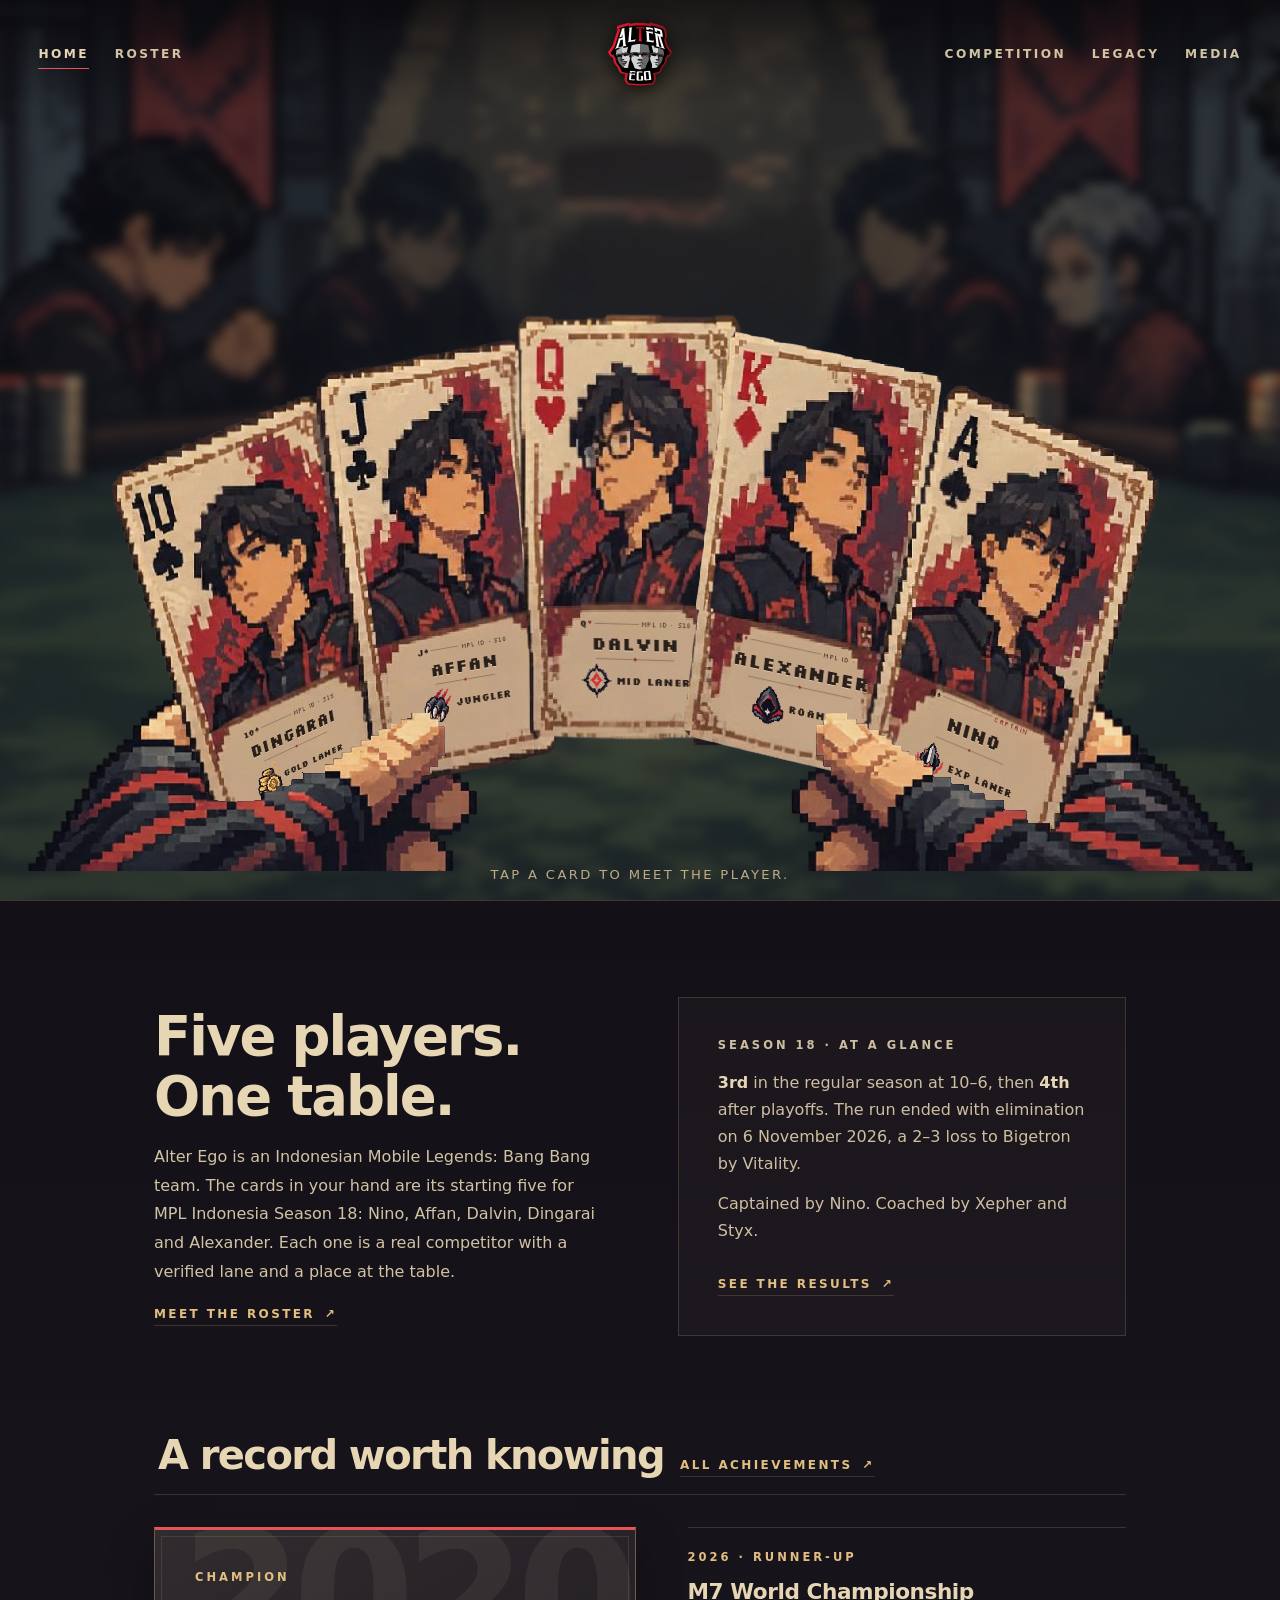
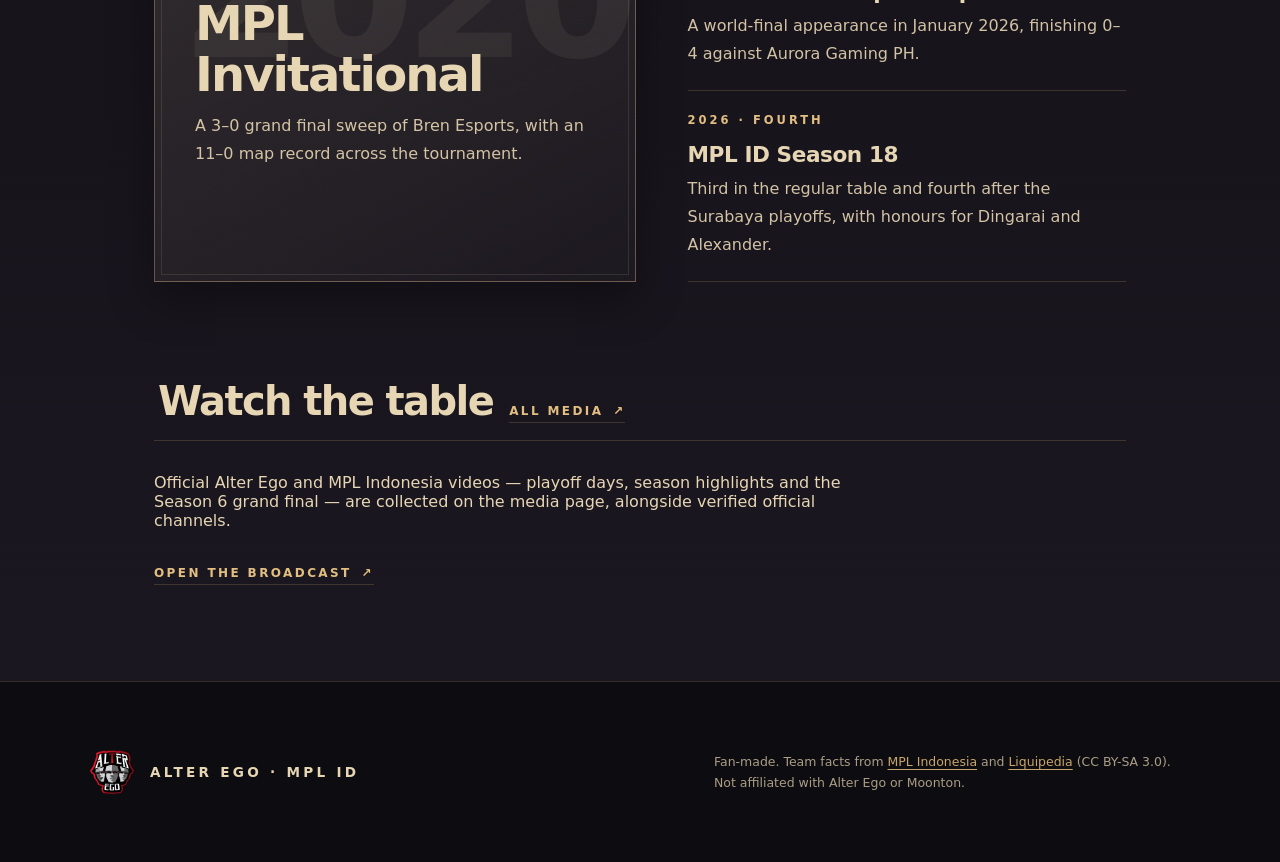
<file: index.html>
<!DOCTYPE html>
<html lang="en">
<head>
<meta charset="utf-8">
<meta name="viewport" content="width=device-width, initial-scale=1, viewport-fit=cover">
<meta name="theme-color" content="#131017">
<link rel="icon" href="favicon.ico" sizes="any">
<link rel="icon" href="icon.png" type="image/png" sizes="256x256">
<link rel="apple-touch-icon" href="apple-icon.png">
<link rel="preload" as="image" href="assets/hero/arena-blurred.webp" type="image/webp" fetchpriority="high">
<link rel="preload" as="font" href="assets/fonts/Silkscreen-Bold.woff2" type="font/woff2" crossorigin>
<title>Alter Ego — The Hand You're Dealt</title>
<link rel="stylesheet" href="styles.css?v=49">
<link rel="stylesheet" href="site.css?v=12">
<link rel="stylesheet" href="cards.css?v=10">
<link rel="stylesheet" href="dossier.css?v=3">
<script src="data/s18.js?v=2"></script>
<script src="site.js?v=1" defer></script>
<script src="motion.js?v=2" defer></script>
<script src="card-warp.js?v=1" defer></script>
</head>
<body>
<header class="site-nav" id="siteNav">
  <nav class="nav-links nav-links--left" aria-label="Primary left"><a href="index.html" aria-current="page">Home</a><a href="roster.html">Roster</a></nav>
  <a class="nav-brand" href="index.html" aria-label="Alter Ego home"><img src="assets/hero/logo-ae.png" alt="Alter Ego" width="56" height="56"></a>
  <nav class="nav-links nav-links--right" id="navLinks" aria-label="Primary right"><a href="competition.html">Competition</a><a href="legacy.html">Legacy</a><a href="media.html">Media</a></nav>
  <button class="nav-toggle" id="navToggle" type="button" aria-expanded="false" aria-controls="navLinks" aria-label="Open menu"><span>Menu</span></button>
</header>
<a class="skip-link" href="#mainContent">Skip to content</a>
<main class="table hero" aria-label="Alter Ego — the hand you're dealt" id="mainContent">
  <h1 class="sr-only">Alter Ego — the hand you're dealt</h1>
  <p class="sr-only" id="howTo">Five Alter Ego players are held as cards. Press Tab to focus a card, then Enter to reveal the player. Use left and right arrows to move between players, and Escape to close.</p>
  <!-- One rigid scene: arena + hand rotate together as a single layer. -->
  <div class="scene-root" id="sceneRoot">
    <div class="arena" aria-hidden="true">
      <picture class="arena__art"><source srcset="assets/hero/arena-blurred.webp" type="image/webp"><img src="assets/hero/arena-blurred.png" alt="" decoding="async" fetchpriority="high"></picture>
    </div>
    <div class="light-pool" aria-hidden="true"></div>

    <div class="hand-group">
      <picture class="hand hand--left"><source srcset="assets/hero/hand-left.webp" type="image/webp"><img decoding="async" src="assets/hero/hand-left.png" alt="" aria-hidden="true"></picture>
      <picture class="hand hand--right"><source srcset="assets/hero/hand-right.webp" type="image/webp"><img decoding="async" src="assets/hero/hand-right.png" alt="" aria-hidden="true"></picture>

      <div class="fan" id="fan">
        <!-- Corners and text anchor are measured per PNG in the card's own pixel
             coordinate system, normalised to the image box: TL TR BR BL. -->
        <button class="card" type="button" style="--x:10.227%;--y:44.096%;--w:20.274%;--h:49.734%;--mx:5%;--my:64.5%;--mw:30%;--mh:22%"
          data-name="Dingarai" data-rank="Ten" data-role="Gold Laner"
          data-lane="gold"
          data-real="Arifudin Dingarai Putra" data-born="30 April 2005"
          data-heroes="Granger, Claude, Harith, Freya, Obsidia"
          data-straight="14.75"
          data-corners="0.03835,0.16453 0.77581,0.01282 0.98525,0.84188 0.46313,0.99145"
          data-anchor="0.5271,0.7576"
          aria-haspopup="dialog" aria-expanded="false" aria-controls="detail" aria-describedby="howTo" aria-label="Ten — Dingarai, Gold Laner">
          <picture class="card__art"><source srcset="assets/hero/cards/card-10.webp" type="image/webp"><img decoding="async" src="assets/hero/cards/card-10.png" alt=""></picture>
          <span class="card__plane" aria-hidden="true">
            <span class="card__label"><span class="card__plate"><span class="card__plate-top"><span class="card__rank-mark"><span class="card__rank-letter">10</span><span class="card__suit">♣</span></span><span class="card__hairline"></span><span class="card__edition">MPL ID · S18</span></span><span class="card__name">Dingarai</span><span class="card__divider"><span></span></span><span class="card__meta"><span class="card__lane-badge"><img class="card__lane-icon" src="assets/hero/lane-icons/ai/gold.png" alt=""></span><span class="card__role">Gold Laner</span></span></span></span>
          </span>
        </button>
        <button class="card" type="button" style="--x:25.598%;--y:38.037%;--w:18.363%;--h:48.141%;--mx:21%;--my:62.5%;--mw:29%;--mh:22%"
          data-name="Affan" data-rank="Jack" data-role="Jungler"
          data-lane="jungler"
          data-real="Andi Muhammad Affan Wahyudi" data-born="27 June 2004"
          data-heroes="Fanny, Nolan, Ling, Leomord"
          data-straight="8.75"
          data-corners="0.02606,0.09272 0.82736,0.01325 0.97394,0.90728 0.24430,0.97351"
          data-anchor="0.5601,0.7837"
          aria-haspopup="dialog" aria-expanded="false" aria-controls="detail" aria-describedby="howTo" aria-label="Jack — Affan, Jungler">
          <picture class="card__art"><source srcset="assets/hero/cards/card-jack.webp" type="image/webp"><img decoding="async" src="assets/hero/cards/card-jack.png" alt=""></picture>
          <span class="card__plane" aria-hidden="true">
            <span class="card__label"><span class="card__plate"><span class="card__plate-top"><span class="card__rank-mark"><span class="card__rank-letter">J</span><span class="card__suit">♣</span></span><span class="card__hairline"></span><span class="card__edition">MPL ID · S18</span></span><span class="card__name">Affan</span><span class="card__divider"><span></span></span><span class="card__meta"><span class="card__lane-badge"><img class="card__lane-icon" src="assets/hero/lane-icons/ai/jungler.png" alt=""></span><span class="card__role">Jungler</span></span></span></span>
          </span>
        </button>
        <button class="card" type="button" style="--x:40.731%;--y:35.382%;--w:16.924%;--h:46.334%;--mx:37%;--my:60.5%;--mw:28%;--mh:21%"
          data-name="Dalvin" data-rank="Queen" data-role="Mid Laner"
          data-lane="mid"
          data-real="Dalvin Ramadhana Putra" data-born="23 November 2002"
          data-heroes="Yve, Pharsa, Valentina, Faramis, Zhuxin"
          data-straight="2"
          data-corners="0.03534,0.00917 0.95760,0.00459 0.96113,0.98394 0.06007,0.96560"
          data-anchor="0.5241,0.8148"
          aria-haspopup="dialog" aria-expanded="false" aria-controls="detail" aria-describedby="howTo" aria-label="Queen — Dalvin, Mid Laner">
          <picture class="card__art"><source srcset="assets/hero/cards/card-queen.webp" type="image/webp"><img decoding="async" src="assets/hero/cards/card-queen.png" alt=""></picture>
          <span class="card__plane" aria-hidden="true">
            <span class="card__label"><span class="card__plate"><span class="card__plate-top"><span class="card__rank-mark"><span class="card__rank-letter">Q</span><span class="card__suit">♥</span></span><span class="card__hairline"></span><span class="card__edition">MPL ID · S18</span></span><span class="card__name">Dalvin</span><span class="card__divider"><span></span></span><span class="card__meta"><span class="card__lane-badge"><img class="card__lane-icon" src="assets/hero/lane-icons/ai/mid.png" alt=""></span><span class="card__role">Mid Laner</span></span></span></span>
          </span>
        </button>
        <button class="card" type="button" style="--x:53.228%;--y:37.294%;--w:19.438%;--h:48.459%;--mx:53%;--my:62.5%;--mw:29%;--mh:22%"
          data-name="Alexander" data-rank="King" data-role="Roamer"
          data-lane="roamer"
          data-real="Alexander Owen Marcetami Buhe" data-born="20 September 2004"
          data-heroes="Gatotkaca, Grock"
          data-straight="-7.5"
          data-corners="0.18462,0.01316 0.97846,0.09868 0.80000,0.98246 0.00923,0.88158"
          data-anchor="0.5235,0.8314"
          aria-haspopup="dialog" aria-expanded="false" aria-controls="detail" aria-describedby="howTo" aria-label="King — Alexander, Roamer">
          <picture class="card__art"><source srcset="assets/hero/cards/card-king.webp" type="image/webp"><img decoding="async" src="assets/hero/cards/card-king.png" alt=""></picture>
          <span class="card__plane" aria-hidden="true">
            <span class="card__label"><span class="card__plate"><span class="card__plate-top"><span class="card__rank-mark"><span class="card__rank-letter">K</span><span class="card__suit">♦</span></span><span class="card__hairline"></span><span class="card__edition">MPL ID · S18</span></span><span class="card__name">Alexander</span><span class="card__divider"><span></span></span><span class="card__meta"><span class="card__lane-badge"><img class="card__lane-icon" src="assets/hero/lane-icons/ai/roamer.png" alt=""></span><span class="card__role">Roamer</span></span></span></span>
          </span>
        </button>
        <button class="card" type="button" style="--x:65.97%;--y:43.032%;--w:23.085%;--h:52.178%;--mx:69%;--my:64.5%;--mw:30%;--mh:23%"
          data-name="Nino" data-rank="Ace" data-role="EXP Laner · Captain"
          data-lane="exp"
          data-real="Syauki Fauzan Sumarno" data-born="30 April 2004"
          data-heroes="Benedetta, Yu Zhong, Cici, Phoveus, Arlott"
          data-straight="-18"
          data-corners="0.31347,0.01426 0.97150,0.17719 0.61140,0.98574 0.02073,0.82892"
          data-anchor="0.5008,0.7862"
          aria-haspopup="dialog" aria-expanded="false" aria-controls="detail" aria-describedby="howTo" aria-label="Ace — Nino, EXP Lane, captain">
          <picture class="card__art"><source srcset="assets/hero/cards/card-ace.webp" type="image/webp"><img decoding="async" src="assets/hero/cards/card-ace.png" alt=""></picture>
          <span class="card__plane" aria-hidden="true">
            <span class="card__label"><span class="card__plate"><span class="card__plate-top"><span class="card__rank-mark"><span class="card__rank-letter">A</span><span class="card__suit">♠</span></span><span class="card__hairline"></span><span class="card__captain">Captain</span></span><span class="card__name">Nino</span><span class="card__divider"><span></span></span><span class="card__meta"><span class="card__lane-badge"><img class="card__lane-icon" src="assets/hero/lane-icons/ai/exp.png" alt=""></span><span class="card__role">EXP Laner</span></span></span></span>
          </span>
        </button>
      </div>

      <picture class="thumb thumb--left"><source srcset="assets/hero/thumb-left.webp" type="image/webp"><img decoding="async" src="assets/hero/thumb-left.png" alt="" aria-hidden="true"></picture>
      <picture class="thumb thumb--right"><source srcset="assets/hero/thumb-right.webp" type="image/webp"><img decoding="async" src="assets/hero/thumb-right.png" alt="" aria-hidden="true"></picture>
    </div>
  </div>

  <p class="hint" id="hint">Tap a card to meet the player.</p>

  <!-- The same card element is moved here on selection; no duplicate image. -->
  <section class="detail" id="detail" role="dialog" aria-modal="true" aria-labelledby="detailName" aria-describedby="detailRole" aria-hidden="true">
    <nav class="detail__nav" role="group" aria-label="Player navigation">
      <button class="detail__nav-btn" id="detailPrev" type="button" aria-label="Previous player">&#8592;</button>
      <span class="detail__counter" id="detailCounter" aria-hidden="true">01 / 05</span>
      <button class="detail__nav-btn" id="detailNext" type="button" aria-label="Next player">&#8594;</button>
    </nav>
    <button class="detail__close" id="detailClose" type="button" aria-label="Close card details">Close</button>
    <div class="detail__stage">
      <div class="detail__left">
        <div class="detail__slot" id="detailSlot" aria-hidden="true"></div>
      </div>
      <div class="detail__info dossier" id="dossier">
        <p class="dossier__eyebrow" id="dossierEyebrow">THE READ · MPL ID S18</p>
        <h2 class="dossier__name" id="detailName" tabindex="-1"></h2>
        <p class="dossier__role" id="detailRole">
          <img class="dossier__lane-icon" id="detailLaneIcon" src="assets/hero/lane-icons/ai/gold.png" alt="">
          <span id="detailRoleText"></span>
          <span class="dossier__designation" id="dossierDesignation"></span>
        </p>
        <div class="dossier__primary" id="dossierPrimary"></div>
        <div class="dossier__secondary" id="dossierSecondary"></div>
        <div class="dossier__mvp" id="dossierMvp"></div>
        <section class="dossier__pool">
          <div class="dossier__pool-head"><h3>Hero pool</h3><span id="dossierPoolCount"></span></div>
          <div class="dossier__heroes" id="dossierHeroesTop"></div>
          <details class="dossier__more" id="dossierMore">
            <summary id="dossierMoreLabel">View full pool</summary>
            <div class="dossier__heroes dossier__heroes--all" id="dossierHeroesAll" tabindex="0" role="group" aria-label="Full verified hero pool"></div>
          </details>
        </section>
        <p class="dossier__source" id="dossierSource"></p>
        <p class="sr-only" id="detailAnnounce" role="status" aria-live="polite"></p>
      </div>
    </div>
  </section>
</main>

<div class="home-sections">
  <div class="page-content">
    <section class="section home-intro">
      <div>
        <h2 class="home-intro__title">Five players. One table.</h2>
        <p class="home-intro__lede">Alter Ego is an Indonesian Mobile Legends: Bang Bang team. The cards in your hand are its starting five for MPL Indonesia Season 18: Nino, Affan, Dalvin, Dingarai and Alexander. Each one is a real competitor with a verified lane and a place at the table.</p>
        <a class="action-link" href="roster.html">Meet the roster <span aria-hidden="true">&#8599;</span></a>
      </div>
      <div class="home-intro__aside">
        <p class="stock-card__label">Season 18 · at a glance</p>
        <p><strong style="color:var(--cream)">3rd</strong> in the regular season at 10–6, then <strong style="color:var(--cream)">4th</strong> after playoffs. The run ended with elimination on 6 November 2026, a 2–3 loss to Bigetron by Vitality.</p>
        <p>Captained by Nino. Coached by Xepher and Styx.</p>
        <a class="action-link" href="competition.html">See the results <span aria-hidden="true">&#8599;</span></a>
      </div>
    </section>

    <section class="section">
      <div class="section-head"><h2>A record worth knowing</h2><a class="action-link" href="legacy.html" style="margin:0">All achievements <span aria-hidden="true">&#8599;</span></a></div>
      <div class="record-feature">
        <article class="record-card">
          <span class="record-card__year" aria-hidden="true">2020</span>
          <div class="record-card__body">
            <p class="record-card__label">Champion</p>
            <h3>MPL Invitational</h3>
            <p>A 3–0 grand final sweep of Bren Esports, with an 11–0 map record across the tournament.</p>
          </div>
        </article>
        <div class="record-side">
          <article class="record-row">
            <p class="record-card__label">2026 · Runner-up</p>
            <h3>M7 World Championship</h3>
            <p>A world-final appearance in January 2026, finishing 0–4 against Aurora Gaming PH.</p>
          </article>
          <article class="record-row">
            <p class="record-card__label">2026 · Fourth</p>
            <h3>MPL ID Season 18</h3>
            <p>Third in the regular table and fourth after the Surabaya playoffs, with honours for Dingarai and Alexander.</p>
          </article>
        </div>
      </div>
    </section>

    <section class="section">
      <div class="section-head"><h2>Watch the table</h2><a class="action-link" href="media.html" style="margin:0">All media <span aria-hidden="true">&#8599;</span></a></div>
      <p class="prose">Official Alter Ego and MPL Indonesia videos — playoff days, season highlights and the Season 6 grand final — are collected on the media page, alongside verified official channels.</p>
      <a class="action-link" href="media.html">Open the broadcast <span aria-hidden="true">&#8599;</span></a>
    </section>
  </div>
</div>

<footer class="site-footer"><div class="site-footer__inner">
  <div class="site-footer__brand"><img src="assets/hero/logo-ae.png" alt="" width="44" height="44" loading="lazy"><span>Alter Ego · MPL ID</span></div>
  <p class="site-footer__note">Fan-made. Team facts from <a href="https://id-mpl.com/" target="_blank" rel="noopener noreferrer">MPL Indonesia</a> and <a href="https://liquipedia.net/mobilelegends/Alter_Ego" target="_blank" rel="noopener noreferrer">Liquipedia</a> (CC BY-SA 3.0). Not affiliated with Alter Ego or Moonton.</p>
</div></footer>
<script src="script.js?v=45"></script>
</body>
</html>
</file>
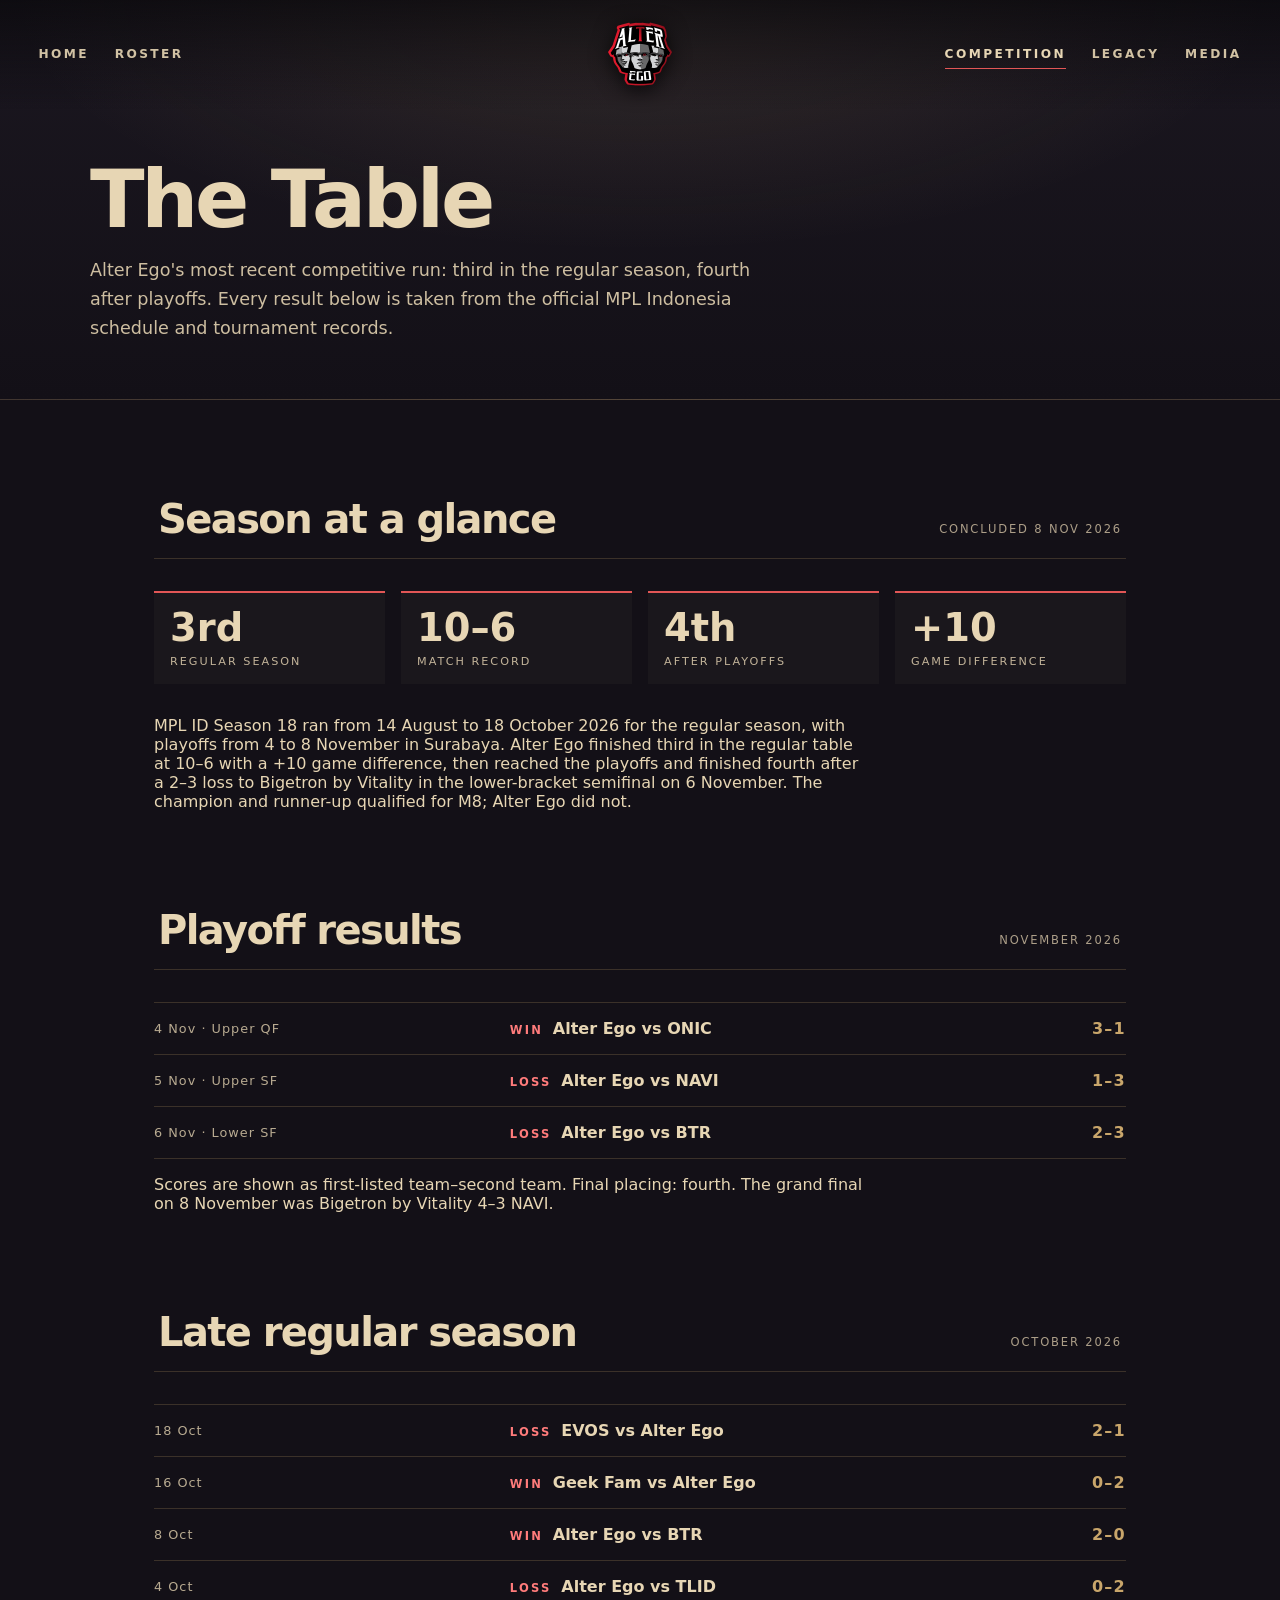
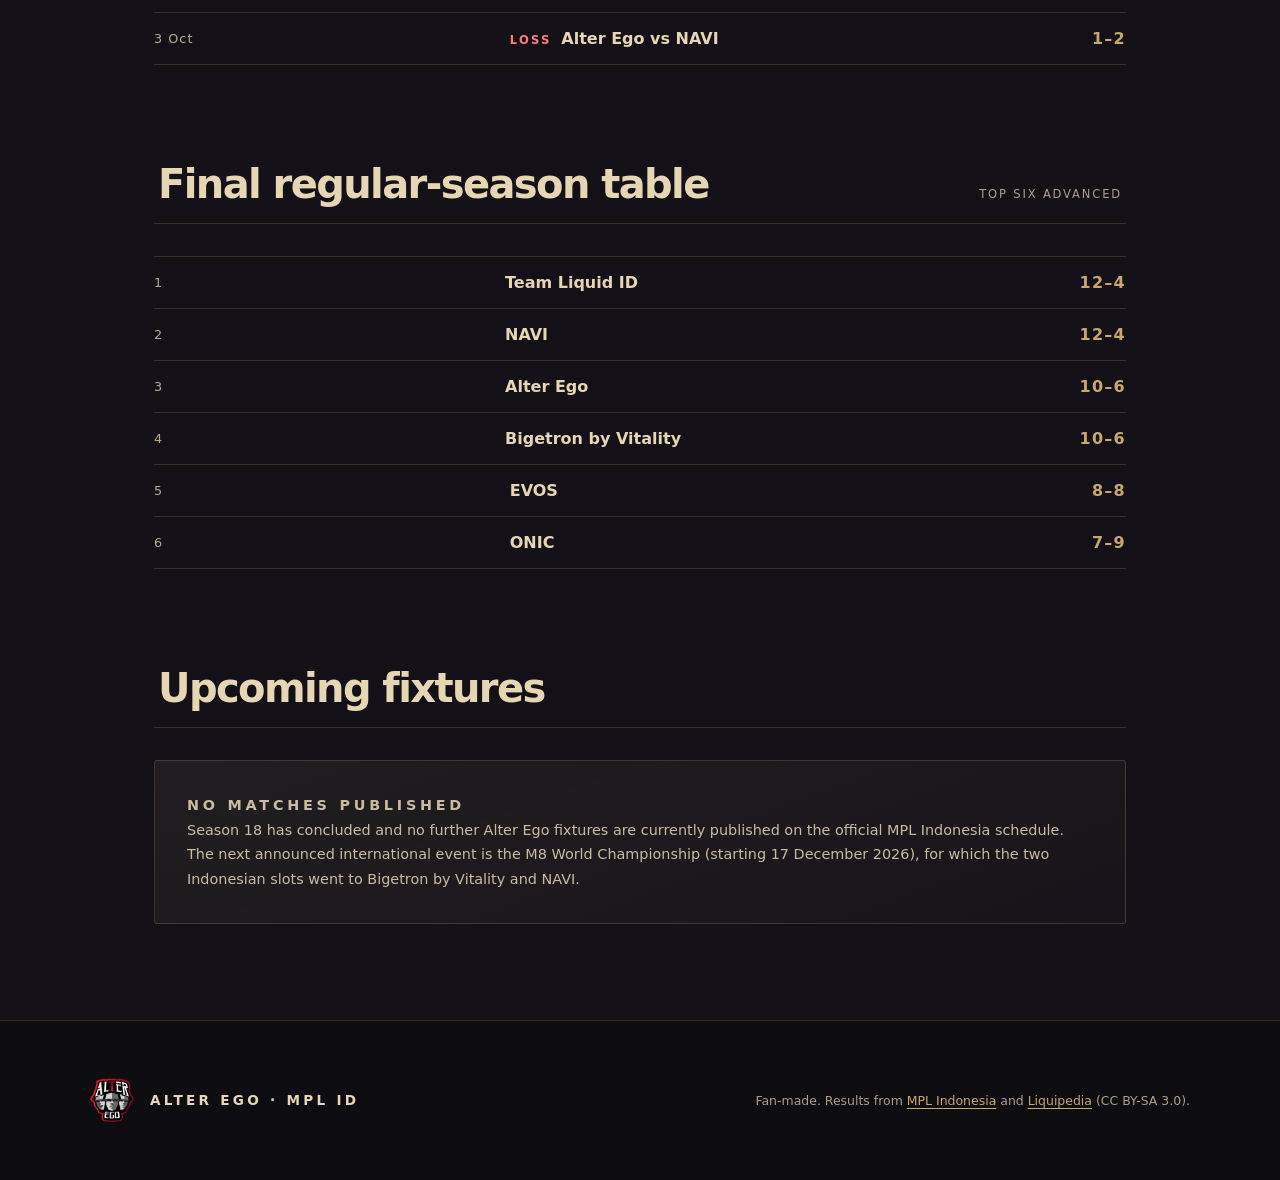
<file: competition.html>
<!DOCTYPE html>
<html lang="en">
<head>
<meta charset="utf-8">
<meta name="viewport" content="width=device-width, initial-scale=1, viewport-fit=cover">
<meta name="theme-color" content="#131017">
<link rel="icon" href="favicon.ico" sizes="any">
<link rel="icon" href="icon.png" type="image/png" sizes="256x256">
<link rel="apple-touch-icon" href="apple-icon.png">
<title>Competition — Alter Ego MPL ID</title>
<link rel="stylesheet" href="styles.css?v=41">
<link rel="stylesheet" href="site.css?v=11">
<script src="site.js?v=1" defer></script>
<script src="motion.js?v=2" defer></script>
</head>
<body class="subpage">
<a class="skip-link" href="#mainContent">Skip to content</a>
<header class="site-nav" id="siteNav">
  <nav class="nav-links nav-links--left" aria-label="Primary left"><a href="index.html">Home</a><a href="roster.html">Roster</a></nav>
  <a class="nav-brand" href="index.html" aria-label="Alter Ego home"><img src="assets/hero/logo-ae.png" alt="Alter Ego" width="56" height="56"></a>
  <nav class="nav-links nav-links--right" id="navLinks" aria-label="Primary right"><a href="competition.html" aria-current="page">Competition</a><a href="legacy.html">Legacy</a><a href="media.html">Media</a></nav>
  <button class="nav-toggle" id="navToggle" type="button" aria-expanded="false" aria-controls="navLinks" aria-label="Open menu"><span>Menu</span></button>
</header>

<main id="mainContent">
  <section class="page-head">
    <div class="page-head__inner">
      <h1 class="page-title">The Table</h1>
      <p class="page-deck">Alter Ego's most recent competitive run: third in the regular season, fourth after playoffs. Every result below is taken from the official MPL Indonesia schedule and tournament records.</p>
    </div>
  </section>

  <div class="page-content">
    <section class="section">
      <div class="section-head"><h2>Season at a glance</h2><span class="section-note">Concluded 8 Nov 2026</span></div>
      <div class="stat-strip">
        <div class="stat"><span class="stat__value">3rd</span><span class="stat__label">Regular season</span></div>
        <div class="stat"><span class="stat__value">10–6</span><span class="stat__label">Match record</span></div>
        <div class="stat"><span class="stat__value">4th</span><span class="stat__label">After playoffs</span></div>
        <div class="stat"><span class="stat__value">+10</span><span class="stat__label">Game difference</span></div>
      </div>
      <p class="prose">MPL ID Season 18 ran from 14 August to 18 October 2026 for the regular season, with playoffs from 4 to 8 November in Surabaya. Alter Ego finished third in the regular table at 10–6 with a +10 game difference, then reached the playoffs and finished fourth after a 2–3 loss to Bigetron by Vitality in the lower-bracket semifinal on 6 November. The champion and runner-up qualified for M8; Alter Ego did not.</p>
    </section>

    <section class="section">
      <div class="section-head"><h2>Playoff results</h2><span class="section-note">November 2026</span></div>
      <div class="result-list">
        <div class="result-row"><span class="result-row__date">4 Nov · Upper QF</span><span class="result-row__match"><span class="result-row__tag">Win</span>Alter Ego vs ONIC</span><span class="result-row__score">3–1</span></div>
        <div class="result-row"><span class="result-row__date">5 Nov · Upper SF</span><span class="result-row__match"><span class="result-row__tag">Loss</span>Alter Ego vs NAVI</span><span class="result-row__score">1–3</span></div>
        <div class="result-row"><span class="result-row__date">6 Nov · Lower SF</span><span class="result-row__match"><span class="result-row__tag">Loss</span>Alter Ego vs BTR</span><span class="result-row__score">2–3</span></div>
      </div>
      <p class="prose" style="margin-top:var(--sp-2)">Scores are shown as first-listed team–second team. Final placing: fourth. The grand final on 8 November was Bigetron by Vitality 4–3 NAVI.</p>
    </section>

    <section class="section">
      <div class="section-head"><h2>Late regular season</h2><span class="section-note">October 2026</span></div>
      <div class="result-list">
        <div class="result-row"><span class="result-row__date">18 Oct</span><span class="result-row__match"><span class="result-row__tag">Loss</span>EVOS vs Alter Ego</span><span class="result-row__score">2–1</span></div>
        <div class="result-row"><span class="result-row__date">16 Oct</span><span class="result-row__match"><span class="result-row__tag">Win</span>Geek Fam vs Alter Ego</span><span class="result-row__score">0–2</span></div>
        <div class="result-row"><span class="result-row__date">8 Oct</span><span class="result-row__match"><span class="result-row__tag">Win</span>Alter Ego vs BTR</span><span class="result-row__score">2–0</span></div>
        <div class="result-row"><span class="result-row__date">4 Oct</span><span class="result-row__match"><span class="result-row__tag">Loss</span>Alter Ego vs TLID</span><span class="result-row__score">0–2</span></div>
        <div class="result-row"><span class="result-row__date">3 Oct</span><span class="result-row__match"><span class="result-row__tag">Loss</span>Alter Ego vs NAVI</span><span class="result-row__score">1–2</span></div>
      </div>
    </section>

    <section class="section">
      <div class="section-head"><h2>Final regular-season table</h2><span class="section-note">Top six advanced</span></div>
      <div class="result-list">
        <div class="result-row"><span class="result-row__date">1</span><span class="result-row__match">Team Liquid ID</span><span class="result-row__score">12–4</span></div>
        <div class="result-row"><span class="result-row__date">2</span><span class="result-row__match">NAVI</span><span class="result-row__score">12–4</span></div>
        <div class="result-row"><span class="result-row__date">3</span><span class="result-row__match">Alter Ego</span><span class="result-row__score">10–6</span></div>
        <div class="result-row"><span class="result-row__date">4</span><span class="result-row__match">Bigetron by Vitality</span><span class="result-row__score">10–6</span></div>
        <div class="result-row"><span class="result-row__date">5</span><span class="result-row__match">EVOS</span><span class="result-row__score">8–8</span></div>
        <div class="result-row"><span class="result-row__date">6</span><span class="result-row__match">ONIC</span><span class="result-row__score">7–9</span></div>
      </div>
    </section>

    <section class="section">
      <div class="section-head"><h2>Upcoming fixtures</h2></div>
      <div class="stock-card"><p class="stock-card__label">No matches published</p><p>Season 18 has concluded and no further Alter Ego fixtures are currently published on the official MPL Indonesia schedule. The next announced international event is the M8 World Championship (starting 17 December 2026), for which the two Indonesian slots went to Bigetron by Vitality and NAVI.</p></div>
    </section>
  </div>
</main>

<footer class="site-footer"><div class="site-footer__inner">
  <div class="site-footer__brand"><img src="assets/hero/logo-ae.png" alt="" width="44" height="44" loading="lazy"><span>Alter Ego · MPL ID</span></div>
  <p class="site-footer__note">Fan-made. Results from <a href="https://id-mpl.com/" target="_blank" rel="noopener noreferrer">MPL Indonesia</a> and <a href="https://liquipedia.net/mobilelegends/MPL/Indonesia/Season_18" target="_blank" rel="noopener noreferrer">Liquipedia</a> (CC BY-SA 3.0).</p>
</div></footer>
</body>
</html>
</file>
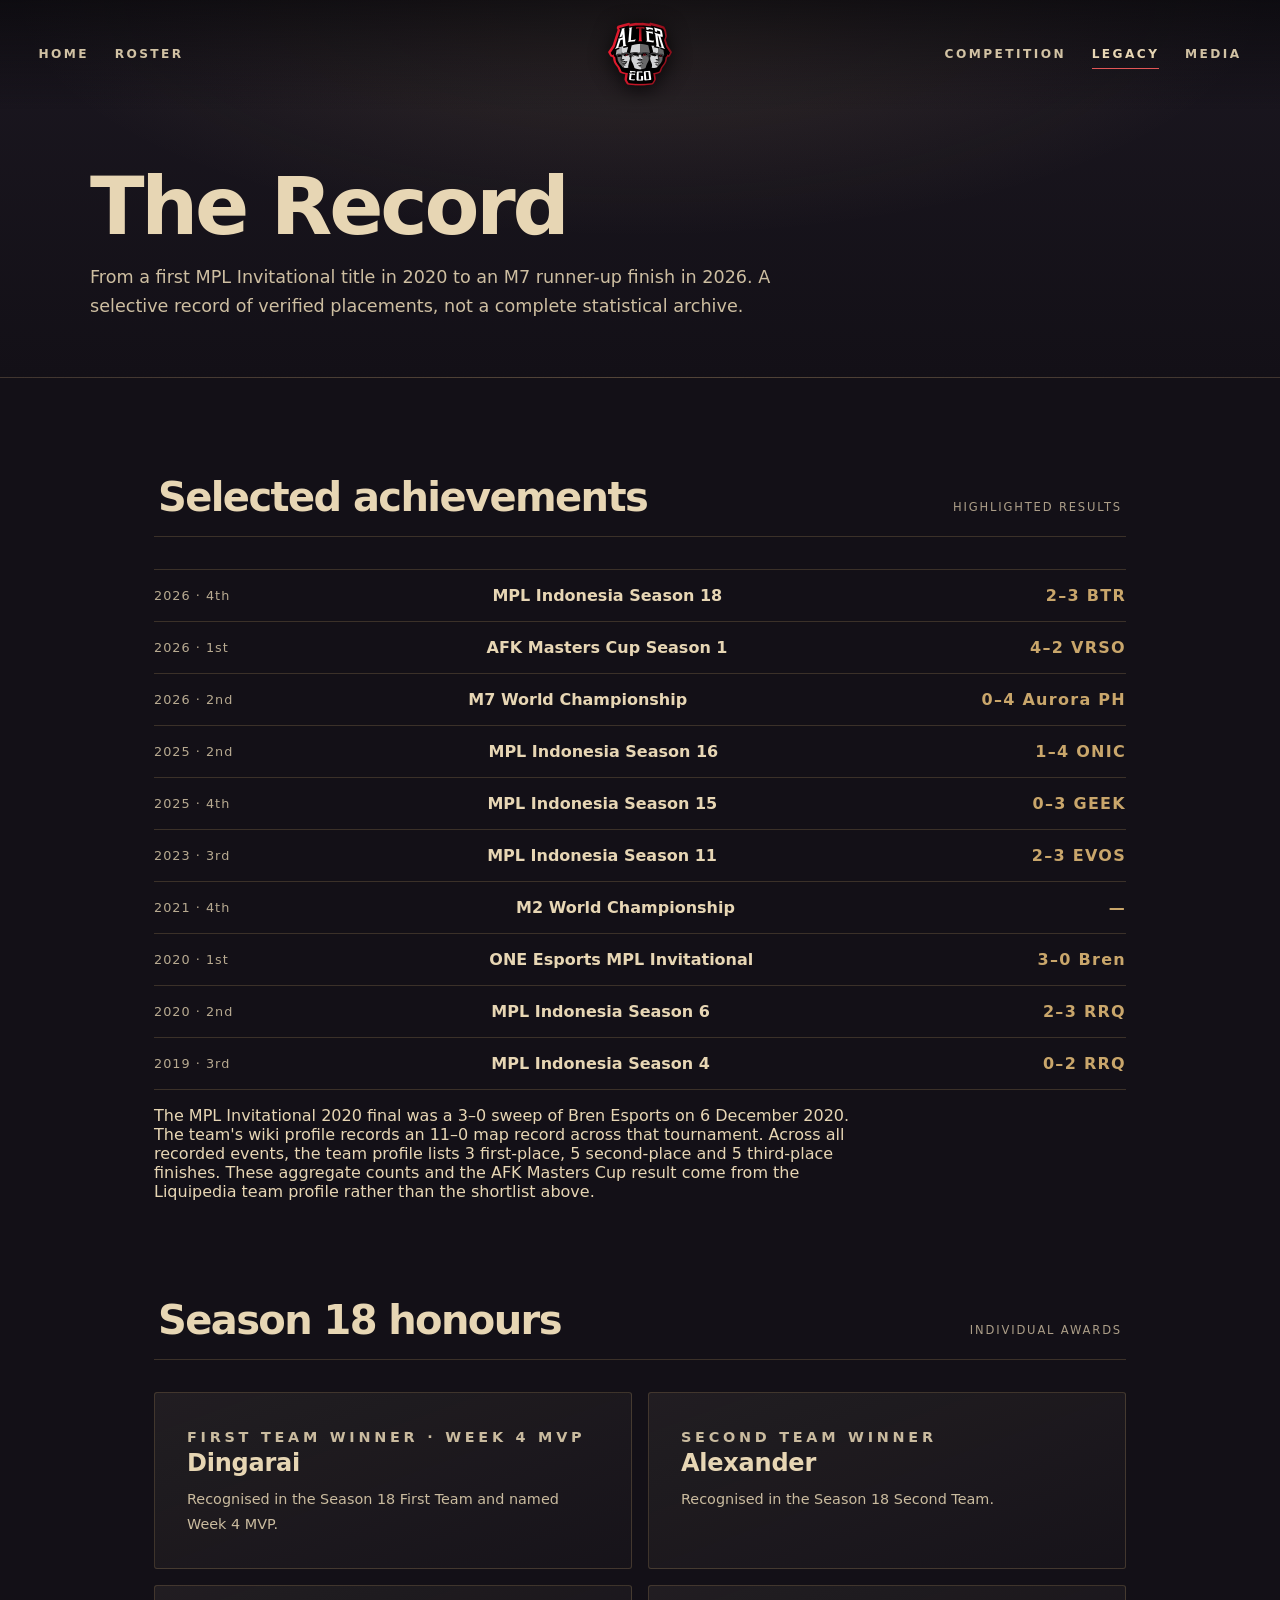
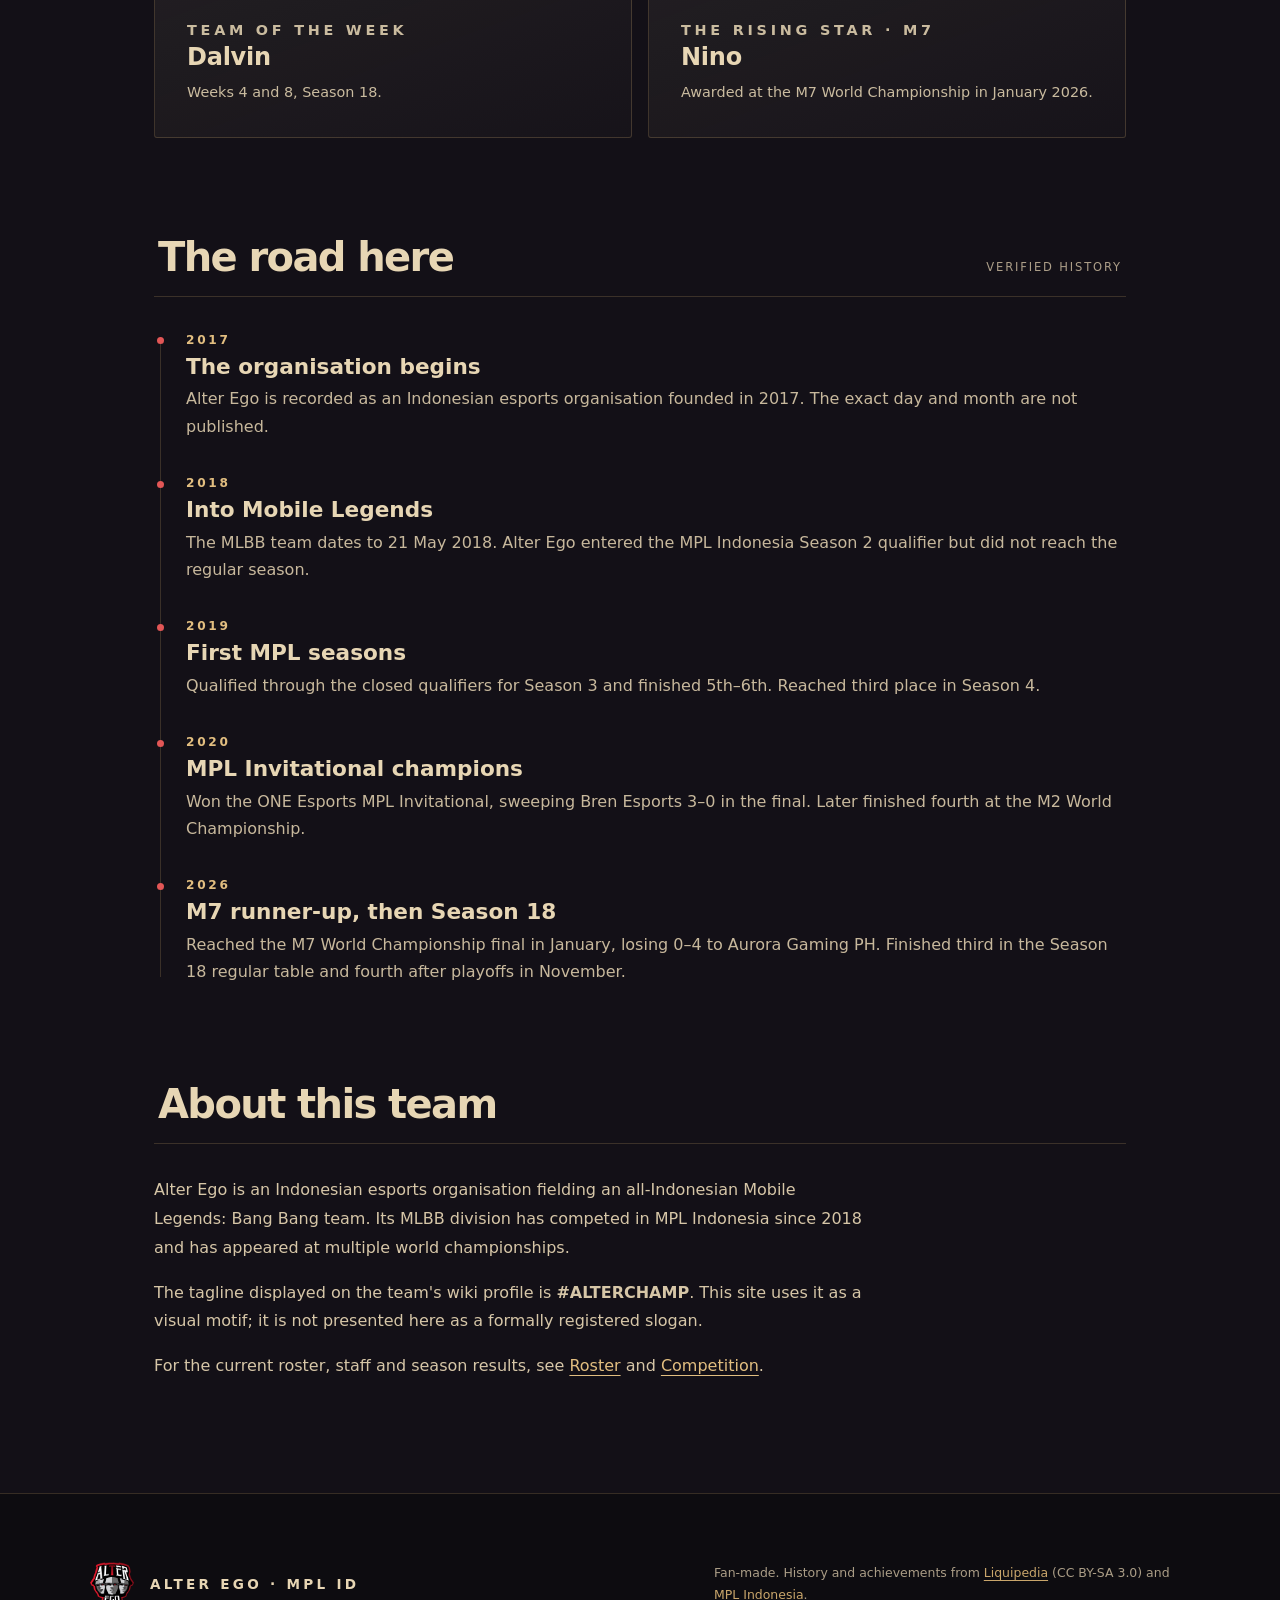
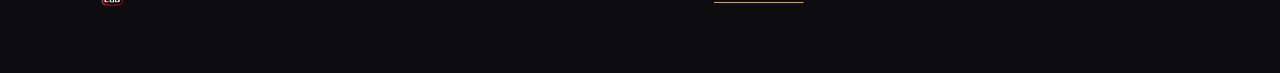
<file: legacy.html>
<!DOCTYPE html>
<html lang="en">
<head>
<meta charset="utf-8">
<meta name="viewport" content="width=device-width, initial-scale=1, viewport-fit=cover">
<meta name="theme-color" content="#131017">
<link rel="icon" href="favicon.ico" sizes="any">
<link rel="icon" href="icon.png" type="image/png" sizes="256x256">
<link rel="apple-touch-icon" href="apple-icon.png">
<title>Legacy — Alter Ego MPL ID</title>
<link rel="stylesheet" href="styles.css?v=41">
<link rel="stylesheet" href="site.css?v=11">
<script src="site.js?v=1" defer></script>
<script src="motion.js?v=2" defer></script>
</head>
<body class="subpage">
<a class="skip-link" href="#mainContent">Skip to content</a>
<header class="site-nav" id="siteNav">
  <nav class="nav-links nav-links--left" aria-label="Primary left"><a href="index.html">Home</a><a href="roster.html">Roster</a></nav>
  <a class="nav-brand" href="index.html" aria-label="Alter Ego home"><img src="assets/hero/logo-ae.png" alt="Alter Ego" width="56" height="56"></a>
  <nav class="nav-links nav-links--right" id="navLinks" aria-label="Primary right"><a href="competition.html">Competition</a><a href="legacy.html" aria-current="page">Legacy</a><a href="media.html">Media</a></nav>
  <button class="nav-toggle" id="navToggle" type="button" aria-expanded="false" aria-controls="navLinks" aria-label="Open menu"><span>Menu</span></button>
</header>

<main id="mainContent">
  <section class="page-head">
    <div class="page-head__inner">
      <h1 class="page-title">The Record</h1>
      <p class="page-deck">From a first MPL Invitational title in 2020 to an M7 runner-up finish in 2026. A selective record of verified placements, not a complete statistical archive.</p>
    </div>
  </section>

  <div class="page-content">
    <section class="section">
      <div class="section-head"><h2>Selected achievements</h2><span class="section-note">Highlighted results</span></div>
      <div class="result-list">
        <div class="result-row"><span class="result-row__date">2026 · 4th</span><span class="result-row__match">MPL Indonesia Season 18</span><span class="result-row__score">2–3 BTR</span></div>
        <div class="result-row"><span class="result-row__date">2026 · 1st</span><span class="result-row__match">AFK Masters Cup Season 1</span><span class="result-row__score">4–2 VRSO</span></div>
        <div class="result-row"><span class="result-row__date">2026 · 2nd</span><span class="result-row__match">M7 World Championship</span><span class="result-row__score">0–4 Aurora PH</span></div>
        <div class="result-row"><span class="result-row__date">2025 · 2nd</span><span class="result-row__match">MPL Indonesia Season 16</span><span class="result-row__score">1–4 ONIC</span></div>
        <div class="result-row"><span class="result-row__date">2025 · 4th</span><span class="result-row__match">MPL Indonesia Season 15</span><span class="result-row__score">0–3 GEEK</span></div>
        <div class="result-row"><span class="result-row__date">2023 · 3rd</span><span class="result-row__match">MPL Indonesia Season 11</span><span class="result-row__score">2–3 EVOS</span></div>
        <div class="result-row"><span class="result-row__date">2021 · 4th</span><span class="result-row__match">M2 World Championship</span><span class="result-row__score">&mdash;</span></div>
        <div class="result-row"><span class="result-row__date">2020 · 1st</span><span class="result-row__match">ONE Esports MPL Invitational</span><span class="result-row__score">3–0 Bren</span></div>
        <div class="result-row"><span class="result-row__date">2020 · 2nd</span><span class="result-row__match">MPL Indonesia Season 6</span><span class="result-row__score">2–3 RRQ</span></div>
        <div class="result-row"><span class="result-row__date">2019 · 3rd</span><span class="result-row__match">MPL Indonesia Season 4</span><span class="result-row__score">0–2 RRQ</span></div>
      </div>
      <p class="prose" style="margin-top:var(--sp-2)">The MPL Invitational 2020 final was a 3–0 sweep of Bren Esports on 6 December 2020. The team's wiki profile records an 11–0 map record across that tournament. Across all recorded events, the team profile lists 3 first-place, 5 second-place and 5 third-place finishes. These aggregate counts and the AFK Masters Cup result come from the Liquipedia team profile rather than the shortlist above.</p>
    </section>

    <section class="section">
      <div class="section-head"><h2>Season 18 honours</h2><span class="section-note">Individual awards</span></div>
      <div class="grid-2">
        <div class="stock-card"><p class="stock-card__label">First Team Winner · Week 4 MVP</p><h3>Dingarai</h3><p>Recognised in the Season 18 First Team and named Week 4 MVP.</p></div>
        <div class="stock-card"><p class="stock-card__label">Second Team Winner</p><h3>Alexander</h3><p>Recognised in the Season 18 Second Team.</p></div>
        <div class="stock-card"><p class="stock-card__label">Team of the Week</p><h3>Dalvin</h3><p>Weeks 4 and 8, Season 18.</p></div>
        <div class="stock-card"><p class="stock-card__label">The Rising Star · M7</p><h3>Nino</h3><p>Awarded at the M7 World Championship in January 2026.</p></div>
      </div>
    </section>

    <section class="section">
      <div class="section-head"><h2>The road here</h2><span class="section-note">Verified history</span></div>
      <div class="timeline">
        <div class="timeline-item"><span class="timeline-item__year">2017</span><h3>The organisation begins</h3><p>Alter Ego is recorded as an Indonesian esports organisation founded in 2017. The exact day and month are not published.</p></div>
        <div class="timeline-item"><span class="timeline-item__year">2018</span><h3>Into Mobile Legends</h3><p>The MLBB team dates to 21 May 2018. Alter Ego entered the MPL Indonesia Season 2 qualifier but did not reach the regular season.</p></div>
        <div class="timeline-item"><span class="timeline-item__year">2019</span><h3>First MPL seasons</h3><p>Qualified through the closed qualifiers for Season 3 and finished 5th–6th. Reached third place in Season 4.</p></div>
        <div class="timeline-item"><span class="timeline-item__year">2020</span><h3>MPL Invitational champions</h3><p>Won the ONE Esports MPL Invitational, sweeping Bren Esports 3–0 in the final. Later finished fourth at the M2 World Championship.</p></div>
        <div class="timeline-item"><span class="timeline-item__year">2026</span><h3>M7 runner-up, then Season 18</h3><p>Reached the M7 World Championship final in January, losing 0–4 to Aurora Gaming PH. Finished third in the Season 18 regular table and fourth after playoffs in November.</p></div>
      </div>
    </section>

    <section class="section">
      <div class="section-head"><h2>About this team</h2></div>
      <div class="prose">
        <p>Alter Ego is an Indonesian esports organisation fielding an all-Indonesian Mobile Legends: Bang Bang team. Its MLBB division has competed in MPL Indonesia since 2018 and has appeared at multiple world championships.</p>
        <p>The tagline displayed on the team's wiki profile is <strong>#ALTERCHAMP</strong>. This site uses it as a visual motif; it is not presented here as a formally registered slogan.</p>
        <p>For the current roster, staff and season results, see <a href="roster.html">Roster</a> and <a href="competition.html">Competition</a>.</p>
      </div>
    </section>
  </div>
</main>

<footer class="site-footer"><div class="site-footer__inner">
  <div class="site-footer__brand"><img src="assets/hero/logo-ae.png" alt="" width="44" height="44" loading="lazy"><span>Alter Ego · MPL ID</span></div>
  <p class="site-footer__note">Fan-made. History and achievements from <a href="https://liquipedia.net/mobilelegends/Alter_Ego" target="_blank" rel="noopener noreferrer">Liquipedia</a> (CC BY-SA 3.0) and <a href="https://id-mpl.com/" target="_blank" rel="noopener noreferrer">MPL Indonesia</a>.</p>
</div></footer>
</body>
</html>
</file>
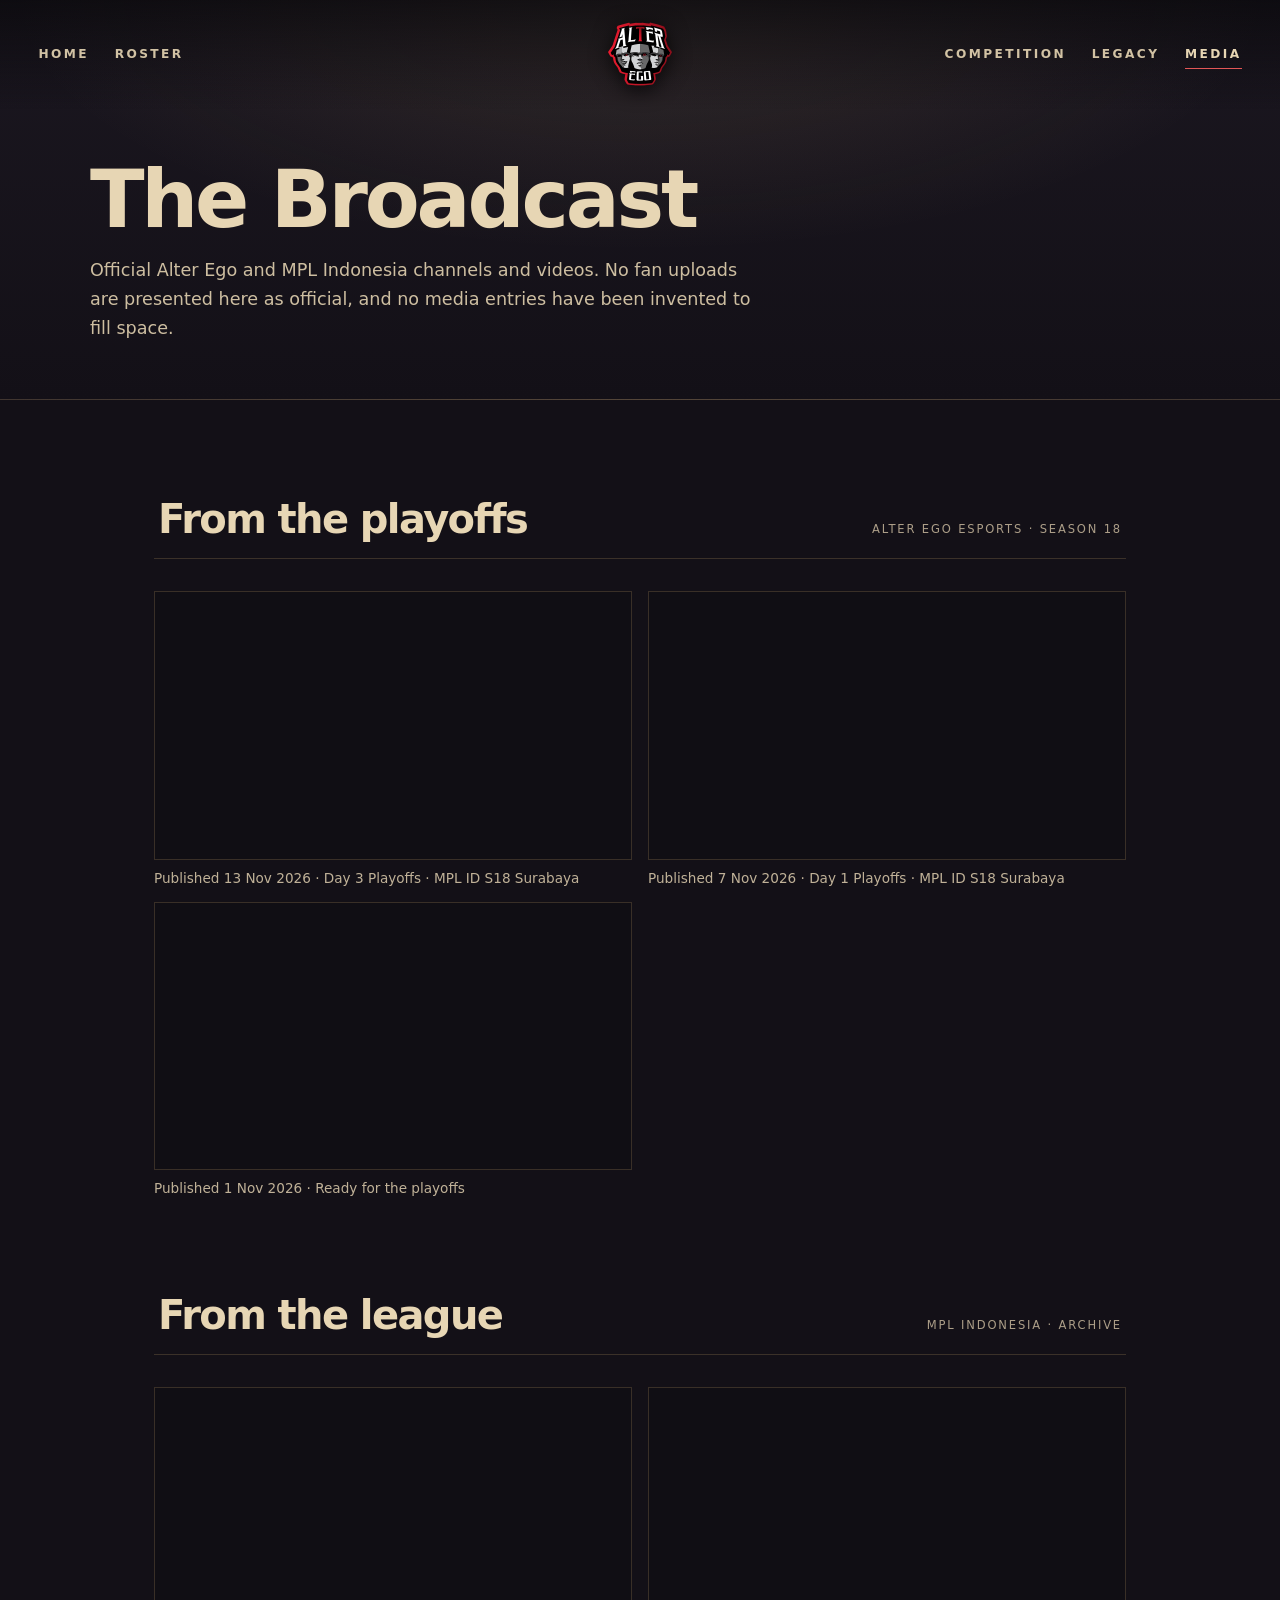
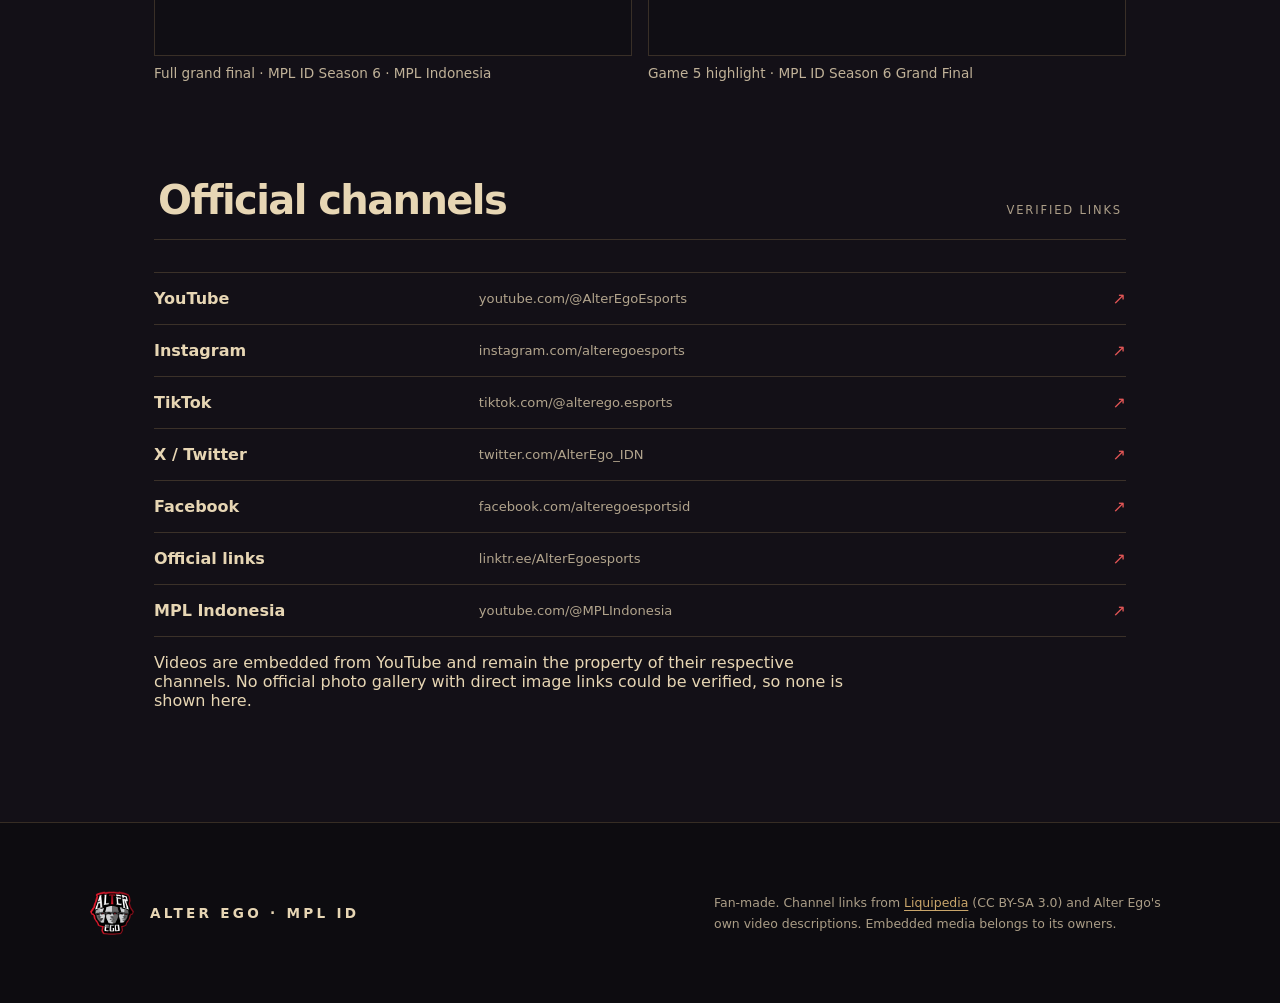
<file: media.html>
<!DOCTYPE html>
<html lang="en">
<head>
<meta charset="utf-8">
<meta name="viewport" content="width=device-width, initial-scale=1, viewport-fit=cover">
<meta name="theme-color" content="#131017">
<link rel="icon" href="favicon.ico" sizes="any">
<link rel="icon" href="icon.png" type="image/png" sizes="256x256">
<link rel="apple-touch-icon" href="apple-icon.png">
<title>Media — Alter Ego MPL ID</title>
<link rel="stylesheet" href="styles.css?v=41">
<link rel="stylesheet" href="site.css?v=11">
<script src="site.js?v=1" defer></script>
<script src="motion.js?v=2" defer></script>
</head>
<body class="subpage">
<a class="skip-link" href="#mainContent">Skip to content</a>
<header class="site-nav" id="siteNav">
  <nav class="nav-links nav-links--left" aria-label="Primary left"><a href="index.html">Home</a><a href="roster.html">Roster</a></nav>
  <a class="nav-brand" href="index.html" aria-label="Alter Ego home"><img src="assets/hero/logo-ae.png" alt="Alter Ego" width="56" height="56"></a>
  <nav class="nav-links nav-links--right" id="navLinks" aria-label="Primary right"><a href="competition.html">Competition</a><a href="legacy.html">Legacy</a><a href="media.html" aria-current="page">Media</a></nav>
  <button class="nav-toggle" id="navToggle" type="button" aria-expanded="false" aria-controls="navLinks" aria-label="Open menu"><span>Menu</span></button>
</header>

<main id="mainContent">
  <section class="page-head">
    <div class="page-head__inner">
      <h1 class="page-title">The Broadcast</h1>
      <p class="page-deck">Official Alter Ego and MPL Indonesia channels and videos. No fan uploads are presented here as official, and no media entries have been invented to fill space.</p>
    </div>
  </section>

  <div class="page-content">
    <section class="section">
      <div class="section-head"><h2>From the playoffs</h2><span class="section-note">Alter Ego Esports · Season 18</span></div>
      <div class="video-grid">
        <div>
          <div class="video-frame" style="background-image:url(https://img.youtube.com/vi/Qrjwr77D0Po/hqdefault.jpg)"><iframe src="https://www.youtube-nocookie.com/embed/Qrjwr77D0Po" title="Day 3 Playoffs Alter Ego — MPL ID Season 18 Surabaya" loading="lazy" allow="accelerometer; autoplay; clipboard-write; encrypted-media; gyroscope; picture-in-picture" allowfullscreen></iframe></div>
          <p class="video-caption">Published 13 Nov 2026 · Day 3 Playoffs · MPL ID S18 Surabaya</p>
        </div>
        <div>
          <div class="video-frame" style="background-image:url(https://img.youtube.com/vi/JGC_aTnk4w0/hqdefault.jpg)"><iframe src="https://www.youtube-nocookie.com/embed/JGC_aTnk4w0" title="Day 1 Playoffs Alter Ego — MPL ID Season 18 Surabaya" loading="lazy" allow="accelerometer; autoplay; clipboard-write; encrypted-media; gyroscope; picture-in-picture" allowfullscreen></iframe></div>
          <p class="video-caption">Published 7 Nov 2026 · Day 1 Playoffs · MPL ID S18 Surabaya</p>
        </div>
        <div>
          <div class="video-frame" style="background-image:url(https://img.youtube.com/vi/No3vOcrg-LE/hqdefault.jpg)"><iframe src="https://www.youtube-nocookie.com/embed/No3vOcrg-LE" title="We are ready for the MPL ID Season 18 Playoffs" loading="lazy" allow="accelerometer; autoplay; clipboard-write; encrypted-media; gyroscope; picture-in-picture" allowfullscreen></iframe></div>
          <p class="video-caption">Published 1 Nov 2026 · Ready for the playoffs</p>
        </div>
      </div>
    </section>

    <section class="section">
      <div class="section-head"><h2>From the league</h2><span class="section-note">MPL Indonesia · archive</span></div>
      <div class="video-grid">
        <div>
          <div class="video-frame" style="background-image:url(https://img.youtube.com/vi/8bQB7gvtJoM/hqdefault.jpg)"><iframe src="https://www.youtube-nocookie.com/embed/8bQB7gvtJoM" title="RRQ Hoshi vs Alter Ego — MPL ID Season 6 Grand Final" loading="lazy" allow="accelerometer; autoplay; clipboard-write; encrypted-media; gyroscope; picture-in-picture" allowfullscreen></iframe></div>
          <p class="video-caption">Full grand final · MPL ID Season 6 · MPL Indonesia</p>
        </div>
        <div>
          <div class="video-frame" style="background-image:url(https://img.youtube.com/vi/Bw9-GoPWq8M/hqdefault.jpg)"><iframe src="https://www.youtube-nocookie.com/embed/Bw9-GoPWq8M" title="Game 5 highlight — RRQ Hoshi vs Alter Ego, MPL ID Season 6 Grand Final" loading="lazy" allow="accelerometer; autoplay; clipboard-write; encrypted-media; gyroscope; picture-in-picture" allowfullscreen></iframe></div>
          <p class="video-caption">Game 5 highlight · MPL ID Season 6 Grand Final</p>
        </div>
      </div>
    </section>

    <section class="section">
      <div class="section-head"><h2>Official channels</h2><span class="section-note">Verified links</span></div>
      <div class="channel-list">
        <a class="channel-row" href="https://www.youtube.com/@AlterEgoEsports" target="_blank" rel="noopener noreferrer"><span class="channel-row__name">YouTube</span><span class="channel-row__url">youtube.com/@AlterEgoEsports</span><span class="channel-row__arrow" aria-hidden="true">&#8599;</span></a>
        <a class="channel-row" href="https://www.instagram.com/alteregoesports" target="_blank" rel="noopener noreferrer"><span class="channel-row__name">Instagram</span><span class="channel-row__url">instagram.com/alteregoesports</span><span class="channel-row__arrow" aria-hidden="true">&#8599;</span></a>
        <a class="channel-row" href="https://www.tiktok.com/@alterego.esports" target="_blank" rel="noopener noreferrer"><span class="channel-row__name">TikTok</span><span class="channel-row__url">tiktok.com/@alterego.esports</span><span class="channel-row__arrow" aria-hidden="true">&#8599;</span></a>
        <a class="channel-row" href="https://twitter.com/AlterEgo_IDN" target="_blank" rel="noopener noreferrer"><span class="channel-row__name">X / Twitter</span><span class="channel-row__url">twitter.com/AlterEgo_IDN</span><span class="channel-row__arrow" aria-hidden="true">&#8599;</span></a>
        <a class="channel-row" href="https://www.facebook.com/alteregoesportsid" target="_blank" rel="noopener noreferrer"><span class="channel-row__name">Facebook</span><span class="channel-row__url">facebook.com/alteregoesportsid</span><span class="channel-row__arrow" aria-hidden="true">&#8599;</span></a>
        <a class="channel-row" href="https://linktr.ee/AlterEgoesports" target="_blank" rel="noopener noreferrer"><span class="channel-row__name">Official links</span><span class="channel-row__url">linktr.ee/AlterEgoesports</span><span class="channel-row__arrow" aria-hidden="true">&#8599;</span></a>
        <a class="channel-row" href="https://www.youtube.com/@MPLIndonesia" target="_blank" rel="noopener noreferrer"><span class="channel-row__name">MPL Indonesia</span><span class="channel-row__url">youtube.com/@MPLIndonesia</span><span class="channel-row__arrow" aria-hidden="true">&#8599;</span></a>
      </div>
      <p class="prose" style="margin-top:var(--sp-2)">Videos are embedded from YouTube and remain the property of their respective channels. No official photo gallery with direct image links could be verified, so none is shown here.</p>
    </section>
  </div>
</main>

<footer class="site-footer"><div class="site-footer__inner">
  <div class="site-footer__brand"><img src="assets/hero/logo-ae.png" alt="" width="44" height="44" loading="lazy"><span>Alter Ego · MPL ID</span></div>
  <p class="site-footer__note">Fan-made. Channel links from <a href="https://liquipedia.net/mobilelegends/Alter_Ego" target="_blank" rel="noopener noreferrer">Liquipedia</a> (CC BY-SA 3.0) and Alter Ego's own video descriptions. Embedded media belongs to its owners.</p>
</div></footer>
</body>
</html>
</file>
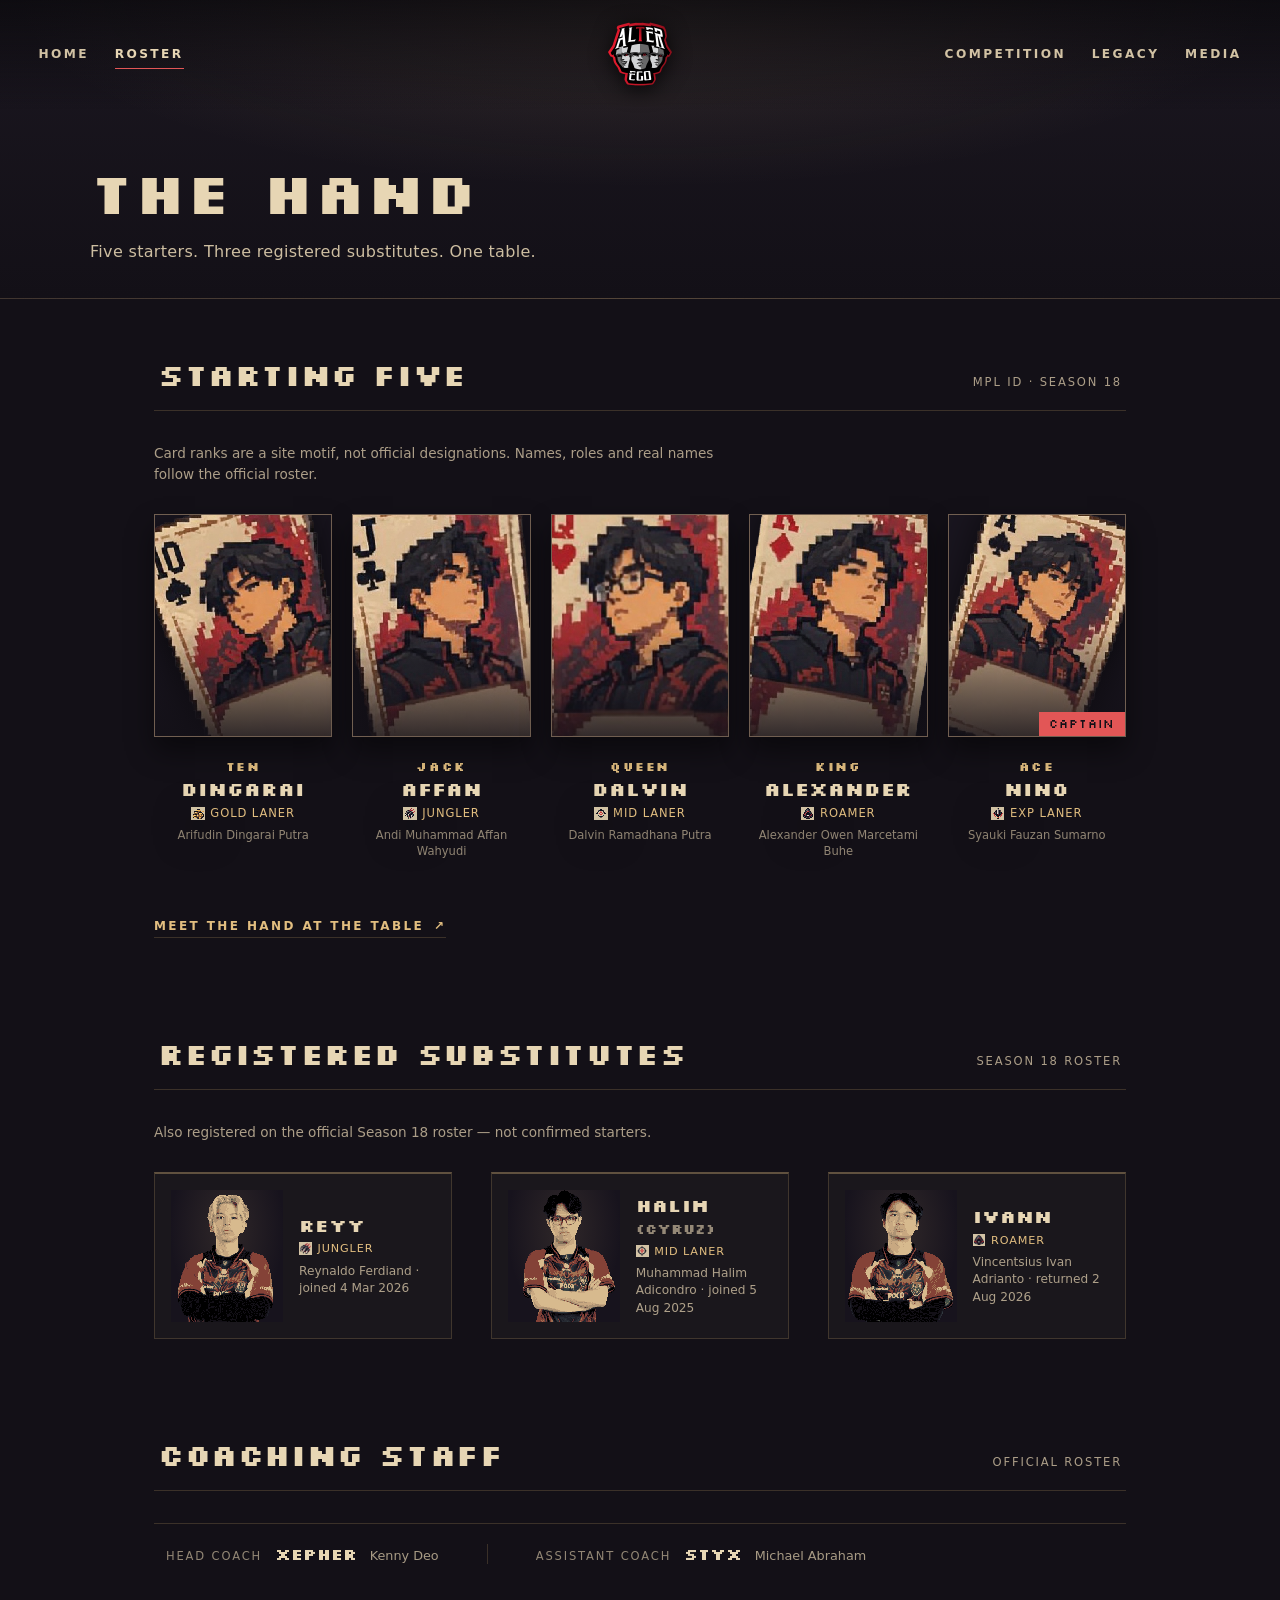
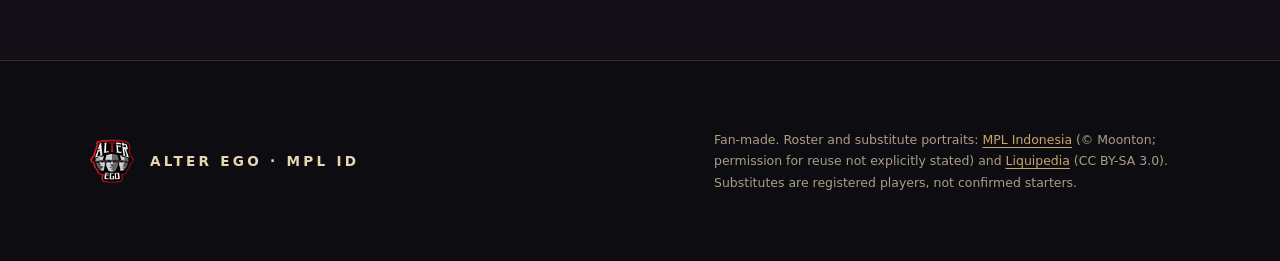
<file: roster.html>
<!DOCTYPE html>
<html lang="en">
<head>
<meta charset="utf-8">
<meta name="viewport" content="width=device-width, initial-scale=1, viewport-fit=cover">
<meta name="theme-color" content="#131017">
<link rel="icon" href="favicon.ico" sizes="any">
<link rel="icon" href="icon.png" type="image/png" sizes="256x256">
<link rel="apple-touch-icon" href="apple-icon.png">
<title>Roster — Alter Ego MPL ID</title>
<link rel="stylesheet" href="styles.css?v=41">
<link rel="stylesheet" href="site.css?v=11">
<link rel="stylesheet" href="roster.css?v=5">
<script src="site.js?v=1" defer></script>
<script src="motion.js?v=2" defer></script>
</head>
<body class="subpage roster-page">
<a class="skip-link" href="#mainContent">Skip to content</a>
<header class="site-nav" id="siteNav">
  <nav class="nav-links nav-links--left" aria-label="Primary left">
    <a href="index.html">Home</a>
    <a href="roster.html" aria-current="page">Roster</a>
  </nav>
  <a class="nav-brand" href="index.html" aria-label="Alter Ego home"><img src="assets/hero/logo-ae.png" alt="Alter Ego" width="56" height="56"></a>
  <nav class="nav-links nav-links--right" id="navLinks" aria-label="Primary right">
    <a href="competition.html">Competition</a>
    <a href="legacy.html">Legacy</a>
    <a href="media.html">Media</a>
  </nav>
  <button class="nav-toggle" id="navToggle" type="button" aria-expanded="false" aria-controls="navLinks" aria-label="Open menu"><span>Menu</span></button>
</header>

<main id="mainContent">
  <section class="page-head roster-head">
    <div class="page-head__inner">
      <h1 class="page-title">The Hand</h1>
      <p class="page-deck">Five starters. Three registered substitutes. One table.</p>
    </div>
  </section>

  <div class="page-content roster-content">
    <section class="section roster-main">
      <div class="section-head">
        <h2>Starting five</h2>
        <span class="section-note">MPL ID · Season 18</span>
      </div>
      <p class="roster-note">Card ranks are a site motif, not official designations. Names, roles and real names follow the official roster.</p>

      <div class="roster-primary" role="list">
        <article class="player-tile" role="listitem">
          <a class="player-tile__link" href="index.html" aria-label="Inspect Dingarai at the table">
            <span class="player-frame">
              <img class="player-frame__art" src="assets/hero/cards/card-10.webp" alt="" decoding="async">
            </span>
            <span class="player-tile__body">
              <span class="player-tile__rank">Ten</span>
              <span class="player-tile__name">Dingarai</span>
              <span class="player-tile__lane"><img src="assets/hero/lane-icons/ai/gold.png" alt=""> Gold Laner</span>
              <span class="player-tile__real">Arifudin Dingarai Putra</span>
            </span>
          </a>
        </article>

        <article class="player-tile" role="listitem">
          <a class="player-tile__link" href="index.html" aria-label="Inspect Affan at the table">
            <span class="player-frame">
              <img class="player-frame__art" src="assets/hero/cards/card-jack.webp" alt="" decoding="async">
            </span>
            <span class="player-tile__body">
              <span class="player-tile__rank">Jack</span>
              <span class="player-tile__name">Affan</span>
              <span class="player-tile__lane"><img src="assets/hero/lane-icons/ai/jungler.png" alt=""> Jungler</span>
              <span class="player-tile__real">Andi Muhammad Affan Wahyudi</span>
            </span>
          </a>
        </article>

        <article class="player-tile" role="listitem">
          <a class="player-tile__link" href="index.html" aria-label="Inspect Dalvin at the table">
            <span class="player-frame">
              <img class="player-frame__art" src="assets/hero/cards/card-queen.webp" alt="" decoding="async">
            </span>
            <span class="player-tile__body">
              <span class="player-tile__rank">Queen</span>
              <span class="player-tile__name">Dalvin</span>
              <span class="player-tile__lane"><img src="assets/hero/lane-icons/ai/mid.png" alt=""> Mid Laner</span>
              <span class="player-tile__real">Dalvin Ramadhana Putra</span>
            </span>
          </a>
        </article>

        <article class="player-tile" role="listitem">
          <a class="player-tile__link" href="index.html" aria-label="Inspect Alexander at the table">
            <span class="player-frame">
              <img class="player-frame__art" src="assets/hero/cards/card-king.webp" alt="" decoding="async">
            </span>
            <span class="player-tile__body">
              <span class="player-tile__rank">King</span>
              <span class="player-tile__name">Alexander</span>
              <span class="player-tile__lane"><img src="assets/hero/lane-icons/ai/roamer.png" alt=""> Roamer</span>
              <span class="player-tile__real">Alexander Owen Marcetami Buhe</span>
            </span>
          </a>
        </article>

        <article class="player-tile player-tile--captain" role="listitem">
          <a class="player-tile__link" href="index.html" aria-label="Inspect Nino, captain, at the table">
            <span class="player-frame">
              <img class="player-frame__art" src="assets/hero/cards/card-ace.webp" alt="" decoding="async">
              <span class="player-frame__captain">Captain</span>
            </span>
            <span class="player-tile__body">
              <span class="player-tile__rank">Ace</span>
              <span class="player-tile__name">Nino</span>
              <span class="player-tile__lane"><img src="assets/hero/lane-icons/ai/exp.png" alt=""> EXP Laner</span>
              <span class="player-tile__real">Syauki Fauzan Sumarno</span>
            </span>
          </a>
        </article>
      </div>
      <a class="action-link" href="index.html">Meet the hand at the table <span aria-hidden="true">&#8599;</span></a>
    </section>

    <section class="section roster-subs">
      <div class="section-head">
        <h2>Registered substitutes</h2>
        <span class="section-note">Season 18 roster</span>
      </div>
      <p class="roster-note">Also registered on the official Season 18 roster — not confirmed starters.</p>
      <div class="sub-roster" role="list">
        <article class="sub-card" role="listitem">
          <div class="sub-portrait"><img src="assets/roster/substitutes/reyy-pixel.png" alt="Reyy" decoding="async" loading="lazy" width="500" height="500"></div>
          <div class="sub-info">
            <h3 class="sub-name">Reyy</h3>
            <p class="sub-lane"><img src="assets/hero/lane-icons/ai/jungler.png" alt=""> Jungler</p>
            <p class="sub-meta">Reynaldo Ferdiand · joined 4 Mar 2026</p>
          </div>
        </article>
        <article class="sub-card" role="listitem">
          <div class="sub-portrait"><img src="assets/roster/substitutes/halim-pixel.png" alt="Halim (Cyruz)" decoding="async" loading="lazy" width="500" height="500"></div>
          <div class="sub-info">
            <h3 class="sub-name">Halim <span>(Cyruz)</span></h3>
            <p class="sub-lane"><img src="assets/hero/lane-icons/ai/mid.png" alt=""> Mid Laner</p>
            <p class="sub-meta">Muhammad Halim Adicondro · joined 5 Aug 2025</p>
          </div>
        </article>
        <article class="sub-card" role="listitem">
          <div class="sub-portrait"><img src="assets/roster/substitutes/ivann-pixel.png" alt="Ivann" decoding="async" loading="lazy" width="500" height="500"></div>
          <div class="sub-info">
            <h3 class="sub-name">Ivann</h3>
            <p class="sub-lane"><img src="assets/hero/lane-icons/ai/roamer.png" alt=""> Roamer</p>
            <p class="sub-meta">Vincentsius Ivan Adrianto · returned 2 Aug 2026</p>
          </div>
        </article>
      </div>
    </section>

    <section class="section roster-staff">
      <div class="section-head"><h2>Coaching staff</h2><span class="section-note">Official roster</span></div>
      <div class="staff-line">
        <div class="staff-entry"><span class="staff-role">Head Coach</span><strong>Xepher</strong><span>Kenny Deo</span></div>
        <div class="staff-entry"><span class="staff-role">Assistant Coach</span><strong>Styx</strong><span>Michael Abraham</span></div>
      </div>
    </section>
  </div>
</main>

<footer class="site-footer"><div class="site-footer__inner">
  <div class="site-footer__brand"><img src="assets/hero/logo-ae.png" alt="" width="44" height="44" loading="lazy"><span>Alter Ego · MPL ID</span></div>
  <p class="site-footer__note">Fan-made. Roster and substitute portraits: <a href="https://id-mpl.com/en/team/ae" target="_blank" rel="noopener noreferrer">MPL Indonesia</a> (© Moonton; permission for reuse not explicitly stated) and <a href="https://liquipedia.net/mobilelegends/Alter_Ego" target="_blank" rel="noopener noreferrer">Liquipedia</a> (CC BY-SA 3.0). Substitutes are registered players, not confirmed starters.</p>
</div></footer>
</body>
</html>
</file>
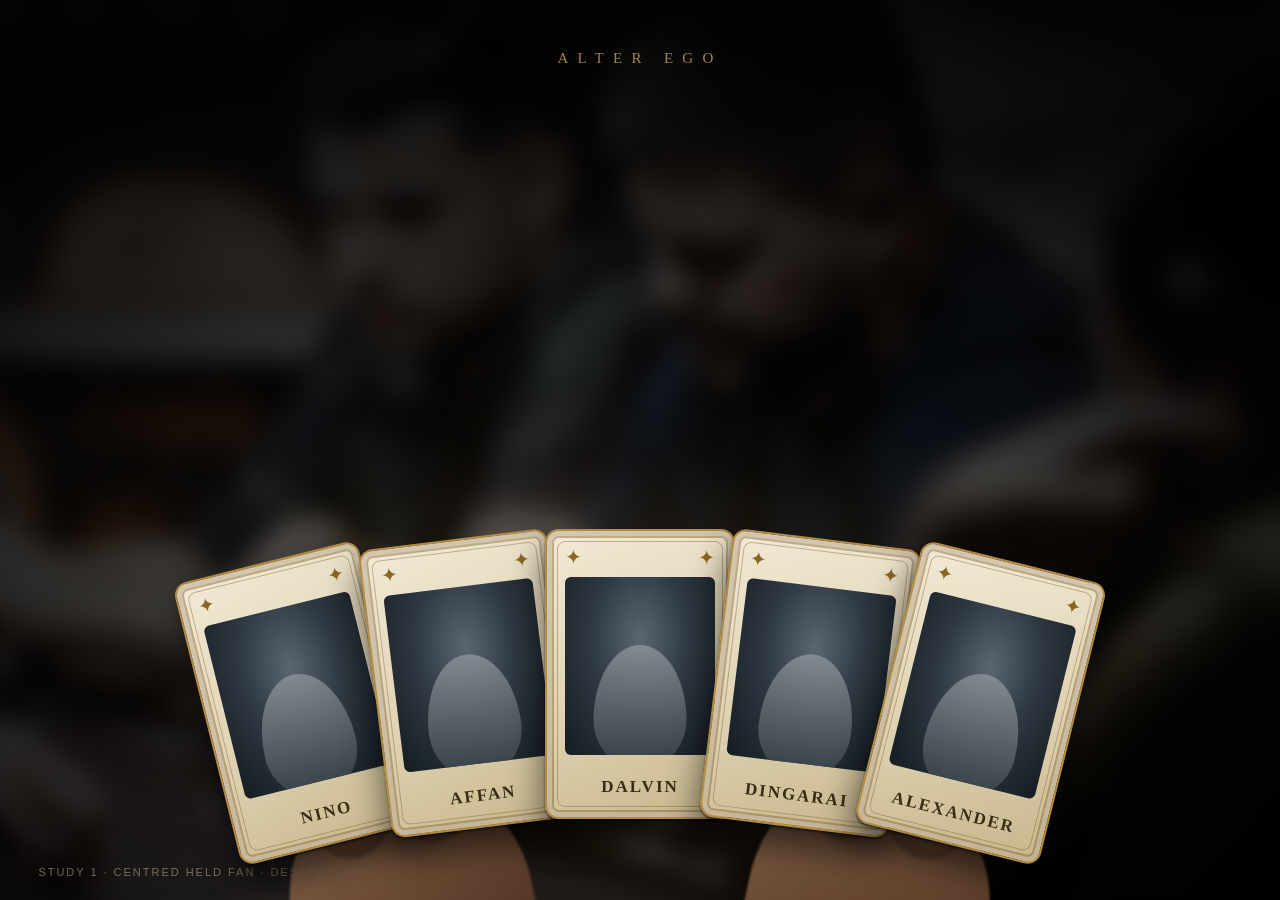
<file: .impeccable/mocks/study-1.html>
<!DOCTYPE html><html><head><meta charset="utf-8"><link rel="stylesheet" href="study.css"></head><body>
<div class="scene">
  <div class="bg"></div><div class="hand-photo"></div><div class="grip left"></div><div class="grip right"></div><div class="pool"></div><div class="vignette"></div>
  <div class="wordmark">Alter Ego</div>
  <div class="fan">
    <div class="card" style="--cw:190px;--ch:290px;--x:-300px;--dy:24px;--rot:-14deg"><div class="corner">&#10022;</div><div class="corner corner-tr">&#10022;</div><div class="portrait"></div><div class="name">Nino</div></div>
    <div class="card" style="--cw:190px;--ch:290px;--x:-150px;--dy:8px;--rot:-7deg"><div class="corner">&#10022;</div><div class="corner corner-tr">&#10022;</div><div class="portrait"></div><div class="name">Affan</div></div>
    <div class="card" style="--cw:190px;--ch:290px;--x:0px;--dy:0px;--rot:0deg"><div class="corner">&#10022;</div><div class="corner corner-tr">&#10022;</div><div class="portrait"></div><div class="name">Dalvin</div></div>
    <div class="card" style="--cw:190px;--ch:290px;--x:150px;--dy:8px;--rot:7deg"><div class="corner">&#10022;</div><div class="corner corner-tr">&#10022;</div><div class="portrait"></div><div class="name">Dingarai</div></div>
    <div class="card" style="--cw:190px;--ch:290px;--x:300px;--dy:24px;--rot:14deg"><div class="corner">&#10022;</div><div class="corner corner-tr">&#10022;</div><div class="portrait"></div><div class="name">Alexander</div></div>
  </div>
  <div class="note">Study 1 &middot; Centred held fan &middot; desktop 1440</div>
</div></body></html>
</file>
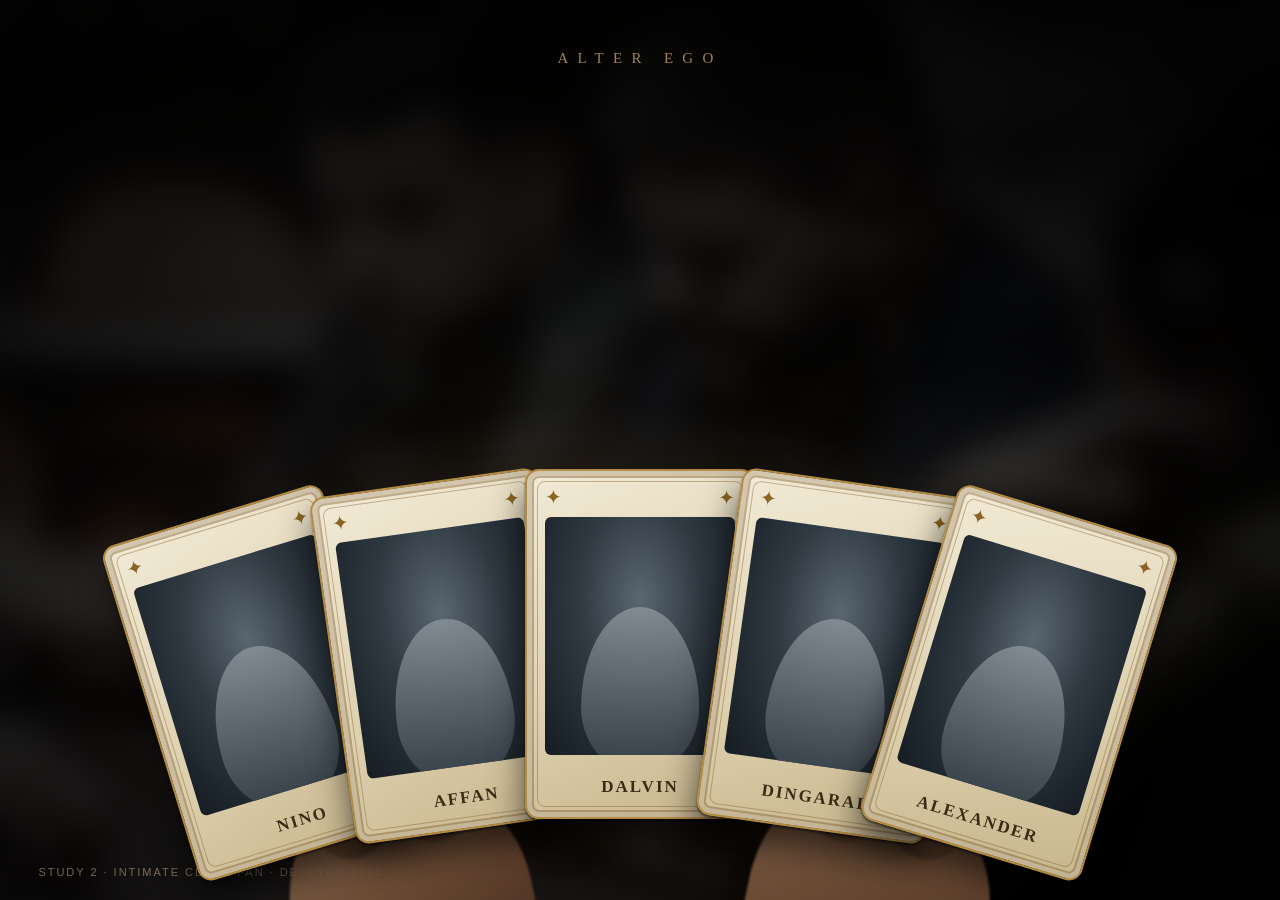
<file: .impeccable/mocks/study-2.html>
<!DOCTYPE html><html><head><meta charset="utf-8"><link rel="stylesheet" href="study.css">
<style>
.bg{filter:blur(16px) brightness(0.2) saturate(0.6)}
.hand-photo{height:60%;filter:blur(2px) brightness(0.38) saturate(0.65);opacity:.95;background-position:left bottom}
.pool{background:radial-gradient(ellipse 62% 46% at 48% 70%,rgba(255,198,120,.26),rgba(100,60,20,.06) 55%,transparent 76%)}
</style></head><body>
<div class="scene">
  <div class="bg"></div><div class="hand-photo"></div><div class="grip left"></div><div class="grip right"></div><div class="pool"></div><div class="vignette"></div>
  <div class="wordmark">Alter Ego</div>
  <div class="fan">
    <div class="card" style="--cw:230px;--ch:350px;--x:-320px;--dy:30px;--rot:-17deg"><div class="corner">&#10022;</div><div class="corner corner-tr">&#10022;</div><div class="portrait"></div><div class="name">Nino</div></div>
    <div class="card" style="--cw:230px;--ch:350px;--x:-165px;--dy:10px;--rot:-8deg"><div class="corner">&#10022;</div><div class="corner corner-tr">&#10022;</div><div class="portrait"></div><div class="name">Affan</div></div>
    <div class="card" style="--cw:230px;--ch:350px;--x:0px;--dy:0px;--rot:0deg"><div class="corner">&#10022;</div><div class="corner corner-tr">&#10022;</div><div class="portrait"></div><div class="name">Dalvin</div></div>
    <div class="card" style="--cw:230px;--ch:350px;--x:165px;--dy:10px;--rot:8deg"><div class="corner">&#10022;</div><div class="corner corner-tr">&#10022;</div><div class="portrait"></div><div class="name">Dingarai</div></div>
    <div class="card" style="--cw:230px;--ch:350px;--x:320px;--dy:30px;--rot:17deg"><div class="corner">&#10022;</div><div class="corner corner-tr">&#10022;</div><div class="portrait"></div><div class="name">Alexander</div></div>
  </div>
  <div class="note">Study 2 &middot; Intimate close fan &middot; desktop 1440</div>
</div></body></html>
</file>
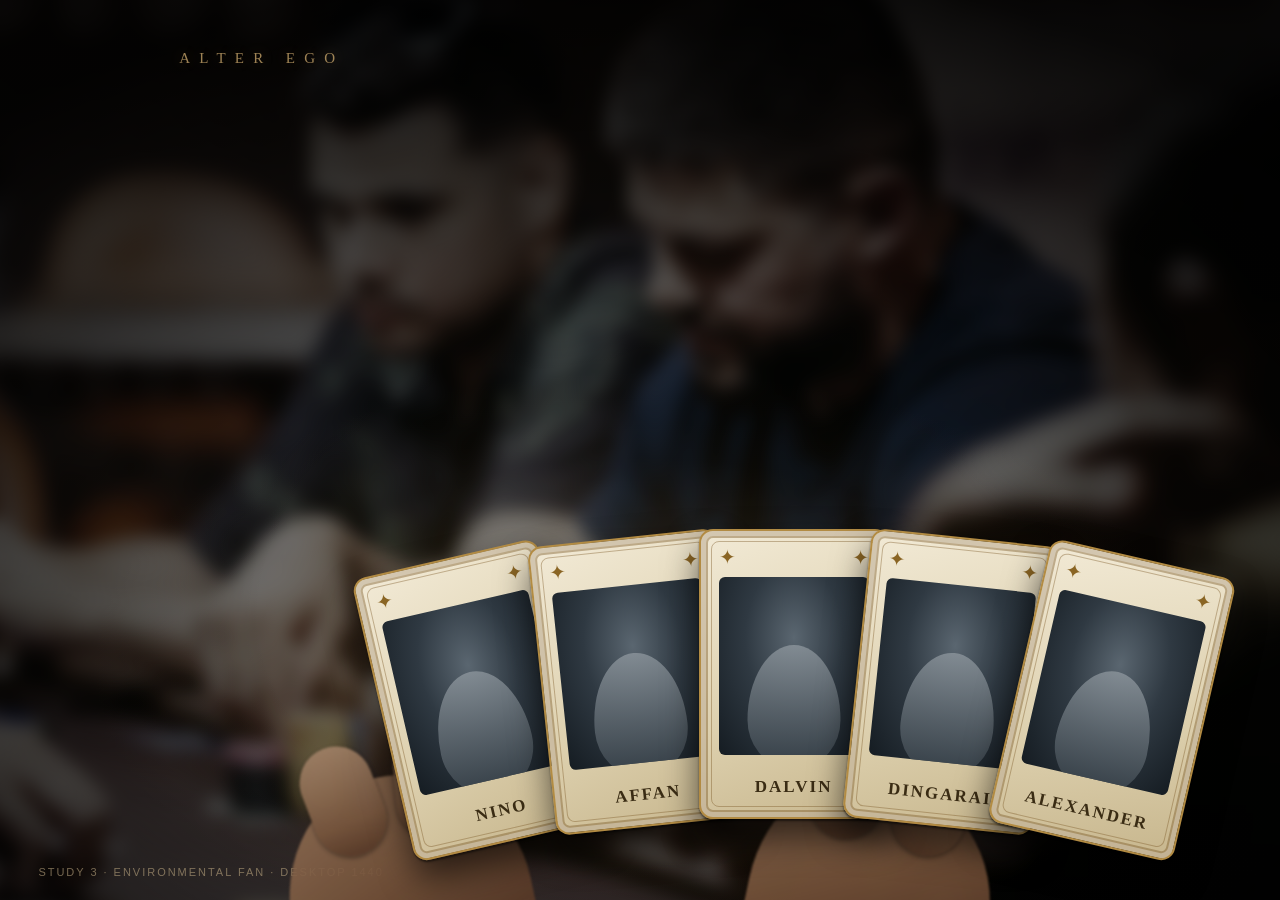
<file: .impeccable/mocks/study-3.html>
<!DOCTYPE html><html><head><meta charset="utf-8"><link rel="stylesheet" href="study.css">
<style>
.bg{filter:blur(8px) brightness(0.42) saturate(0.7);background-position:center 30%}
.fan{left:62%}
.hand-photo{height:40%;opacity:.55;filter:blur(5px) brightness(.5)}
</style></head><body>
<div class="scene">
  <div class="bg"></div><div class="hand-photo"></div><div class="grip left"></div><div class="grip right"></div><div class="pool"></div><div class="vignette"></div>
  <div class="wordmark" style="left:14%;transform:none">Alter Ego</div>
  <div class="fan">
    <div class="card" style="--cw:190px;--ch:290px;--x:-280px;--dy:22px;--rot:-13deg"><div class="corner">&#10022;</div><div class="corner corner-tr">&#10022;</div><div class="portrait"></div><div class="name">Nino</div></div>
    <div class="card" style="--cw:190px;--ch:290px;--x:-140px;--dy:7px;--rot:-6deg"><div class="corner">&#10022;</div><div class="corner corner-tr">&#10022;</div><div class="portrait"></div><div class="name">Affan</div></div>
    <div class="card" style="--cw:190px;--ch:290px;--x:0px;--dy:0px;--rot:0deg"><div class="corner">&#10022;</div><div class="corner corner-tr">&#10022;</div><div class="portrait"></div><div class="name">Dalvin</div></div>
    <div class="card" style="--cw:190px;--ch:290px;--x:140px;--dy:7px;--rot:6deg"><div class="corner">&#10022;</div><div class="corner corner-tr">&#10022;</div><div class="portrait"></div><div class="name">Dingarai</div></div>
    <div class="card" style="--cw:190px;--ch:290px;--x:280px;--dy:22px;--rot:13deg"><div class="corner">&#10022;</div><div class="corner corner-tr">&#10022;</div><div class="portrait"></div><div class="name">Alexander</div></div>
  </div>
  <div class="note">Study 3 &middot; Environmental fan &middot; desktop 1440</div>
</div></body></html>
</file>
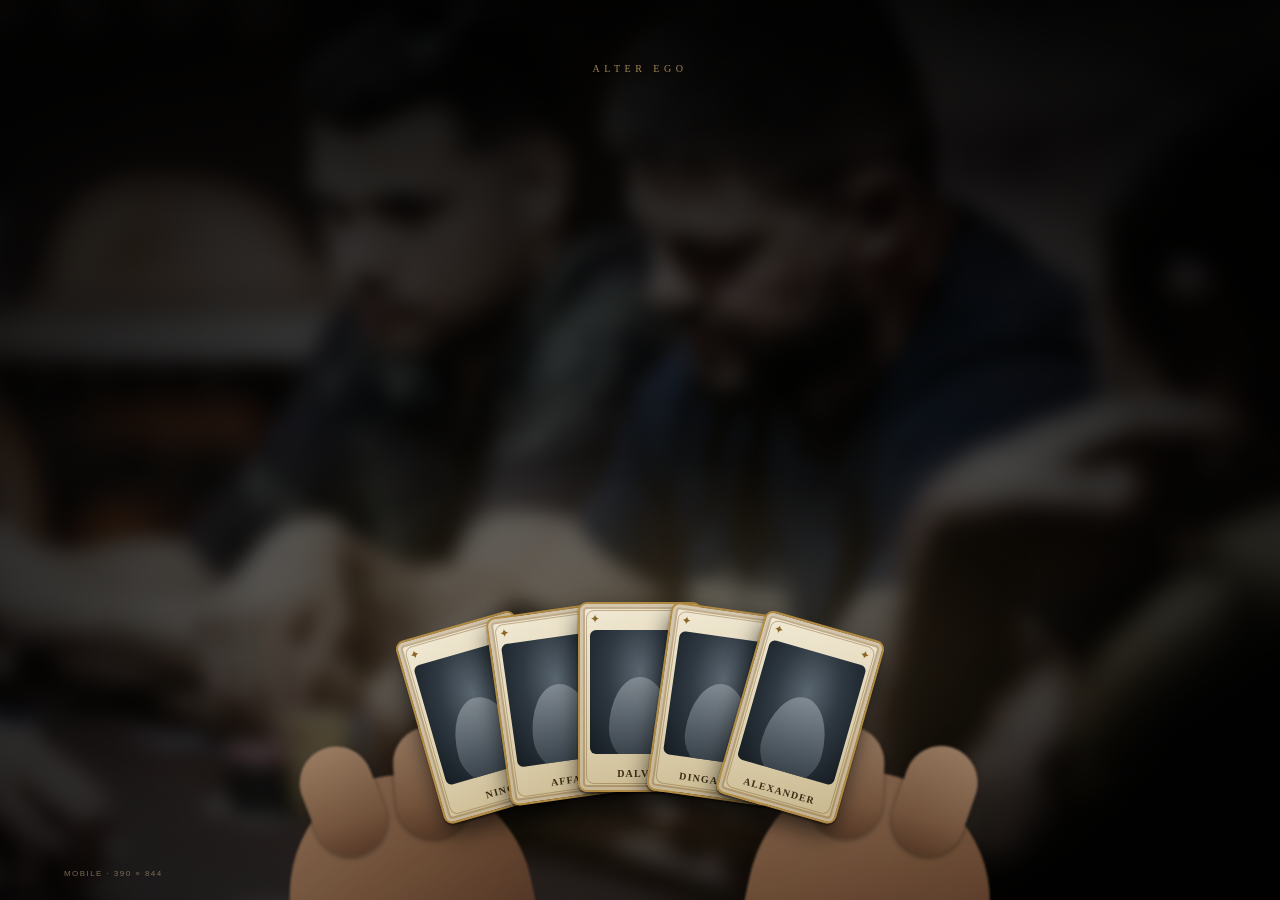
<file: .impeccable/mocks/study-mobile.html>
<!DOCTYPE html><html><head><meta charset="utf-8"><link rel="stylesheet" href="study.css">
<style>
.bg{filter:blur(9px) brightness(0.32) saturate(0.6);background-position:center 30%}
.hand-photo{height:38%;filter:blur(3px) brightness(.5)}
.fan{bottom:12%}
.wordmark{top:7%;font-size:10px;letter-spacing:.45em}
.card{border-radius:9px;box-shadow:0 2px 2px rgba(0,0,0,.5),0 12px 22px rgba(0,0,0,.6),inset 0 0 0 3px rgba(255,255,255,.3),inset 0 0 0 5px rgba(120,86,36,.4)}
.card::before{inset:6px}
.corner{top:9px;left:10px;font-size:12px}.corner-tr{right:10px}
.portrait{left:10px;right:10px;top:26px;bottom:36px}
.name{font-size:10px;bottom:11px}
.note{font-size:8px;left:5%}
</style></head><body>
<div class="scene">
  <div class="bg"></div><div class="hand-photo"></div><div class="grip left"></div><div class="grip right"></div><div class="pool"></div><div class="vignette"></div>
  <div class="wordmark">Alter Ego</div>
  <div class="fan">
    <div class="card" style="--cw:124px;--ch:190px;--x:-130px;--dy:16px;--rot:-16deg"><div class="corner">&#10022;</div><div class="corner corner-tr">&#10022;</div><div class="portrait"></div><div class="name">Nino</div></div>
    <div class="card" style="--cw:124px;--ch:190px;--x:-65px;--dy:6px;--rot:-8deg"><div class="corner">&#10022;</div><div class="corner corner-tr">&#10022;</div><div class="portrait"></div><div class="name">Affan</div></div>
    <div class="card" style="--cw:124px;--ch:190px;--x:0px;--dy:0px;--rot:0deg"><div class="corner">&#10022;</div><div class="corner corner-tr">&#10022;</div><div class="portrait"></div><div class="name">Dalvin</div></div>
    <div class="card" style="--cw:124px;--ch:190px;--x:65px;--dy:6px;--rot:8deg"><div class="corner">&#10022;</div><div class="corner corner-tr">&#10022;</div><div class="portrait"></div><div class="name">Dingarai</div></div>
    <div class="card" style="--cw:124px;--ch:190px;--x:130px;--dy:16px;--rot:16deg"><div class="corner">&#10022;</div><div class="corner corner-tr">&#10022;</div><div class="portrait"></div><div class="name">Alexander</div></div>
  </div>
  <div class="note">Mobile &middot; 390 &times; 844</div>
</div></body></html>
</file>
<file: styles.css>
/* Alter Ego — first-person poker hand. Experience mode: the illustration leads. */

:root {
  --ink: #131017;
  --cream: #e7d6b4;
  --cream-dim: #b9a47e;
  --brass: #c9a66b;
  --amber: #e2be80;
  --ae-red: #e25656;          /* Alter Ego's signature red — used sparingly */
  --shadow: rgba(8, 7, 11, 0.72);
  --font-ui: "Trebuchet MS", "Segoe UI", system-ui, sans-serif;
  --sp-1: 0.5rem;
  --sp-2: 1rem;
  --sp-3: 2rem;
  --sp-4: 3.5rem;
}

* { box-sizing: border-box; }

html, body {
  margin: 0;
  background: var(--ink);
}

/* The hero clips its own scene, but the document scrolls to supporting sections. */
body { overflow-x: hidden; }
.table.hero { overflow: hidden; }

body {
  font-family: var(--font-ui);
  color: var(--cream);
  -webkit-font-smoothing: antialiased;
}

.sr-only {
  position: absolute;
  width: 1px; height: 1px;
  padding: 0; margin: -1px;
  overflow: hidden;
  clip: rect(0 0 0 0);
  white-space: nowrap;
  border: 0;
}

.table {
  position: relative;
  width: 100%;
  height: 100%;
  height: 100dvh;
  overflow: hidden;
  background: #0d0c10;
  isolation: isolate;
}

/* ---------- The arena ---------- */
.arena {
  position: absolute;
  inset: -1%;
  overflow: hidden;
  z-index: 0;
}

.arena__art { display:block; width:100%; height:100%; }
.arena img {
  width: 100%;
  height: 100%;
  object-fit: cover;
  object-position: center 42%;
  display: block;
  transform: scale(1.03);
  transform-origin: center 42%;
}

.light-pool {
  position: absolute;
  inset: 0;
  z-index: 1;
  pointer-events: none;
  background: radial-gradient(ellipse 52% 34% at 50% 62%, rgba(226,190,128,0.17), rgba(226,190,128,0.05) 52%, transparent 78%);
}

.table::after {
  content: "";
  position: absolute;
  inset: 0;
  z-index: 2;
  pointer-events: none;
  background: radial-gradient(ellipse 84% 80% at 50% 56%, transparent 34%, rgba(6,5,8,0.58) 78%, rgba(6,5,8,0.92) 100%);
}

/* ---------- The held hand ---------- */
.scene-root {
  position: absolute;
  inset: -2%;
  z-index: 3;
  transition: filter 420ms ease;
}

.scene-root.is-tilted { transform: rotateY(0.8deg) rotateX(0.5deg); }

.hand-group {
  position: absolute;
  inset: 0;
  pointer-events: none;
}

.fan {
  position: absolute;
  inset: 0;
  z-index: 4;
}

.card {
  position: absolute;
  left: var(--x);
  top: var(--y);
  width: var(--w);
  height: var(--h);
  padding: 0;
  margin: 0;
  border: 0;
  background: none;
  cursor: pointer;
  color: inherit;
  font: inherit;
  -webkit-tap-highlight-color: transparent;
  pointer-events: auto;
  transform-origin: 50% 88%;
  transition: transform 300ms cubic-bezier(0.16, 1, 0.3, 1), opacity 220ms ease;
}

.card__art { display:block; width:100%; height:100%; }
.card img {
  width: 100%;
  height: 100%;
  display: block;
  image-rendering: pixelated;
}

/* Text lives on the card's own plane, not on the rectangular PNG canvas.
   card-warp.js maps this plane's [0,1]² onto the four measured card corners. */
.card__plane {
  position: absolute;
  inset: 0;
  transform-origin: 0 0;
  pointer-events: none;
}

.card__label {
  position: absolute;
  left: var(--label-x, 50%);
  top: var(--label-y, 80%);
  display: flex;
  flex-direction: column;
  align-items: center;
  gap: 0.22em;
  text-align: center;
  white-space: nowrap;
  opacity: 1;
  transform: translate(-50%, -50%);
  pointer-events: none;
}

.card__name {
  font-family: var(--font-display);
  font-weight: 700;
  font-size: clamp(0.85rem, 1.85vw, 1.28rem);
  letter-spacing: 0.02em;
  color: #2a2118;
  text-shadow: 0 1px 0 rgba(255,244,220,0.45);
}

.card__meta {
  display: flex;
  align-items: center;
  justify-content: center;
  gap: 0.38em;
}

.card__plane .card__lane-icon {
  width: 1.1em;
  height: 1.1em;
  flex: 0 0 auto;
  object-fit: contain;
  filter: drop-shadow(0 1px 0 rgba(255,244,220,0.5));
}

.card__role {
  font-family: var(--font-display);
  font-weight: 400;
  font-size: clamp(0.6rem, 1.1vw, 0.78rem);
  letter-spacing: 0.02em;
  text-transform: uppercase;
  color: #4a3a28;
}

.card:not(.is-flying):is(:hover, :focus-visible, .is-active) {
  z-index: 9;
  transform: translateY(-4%) scale(1.05);
}

.fan.is-inspecting .card:not(.is-active) { opacity: 0.34; }

.card:focus-visible {
  outline: 3px solid var(--amber);
  outline-offset: 5px;
  border-radius: 8px;
  box-shadow: 0 0 0 7px rgba(19,16,23,0.92);
}

picture.hand, picture.thumb { display:block; }
.hand img, .thumb img { width:100%; height:auto; display:block; image-rendering:pixelated; }
.hand, .thumb {
  position: absolute;
  pointer-events: none;
  image-rendering: pixelated;
}

.hand { z-index: 3; }
.thumb { z-index: 6; }

.hand--left, .thumb--left {
  left: 3.588%;
  top: 68.313%;
  width: 36.962%;
}

.hand--right, .thumb--right {
  left: 58.373%;
  top: 68.313%;
  width: 38.157%;
}

/* ---------- Brand mark, anchored top-centre ---------- */
.brand-mark {
  position: absolute;
  z-index: 8;
  top: 4.5%;
  left: 50%;
  width: clamp(56px, 6vw, 88px);
  height: auto;
  transform: translateX(-50%);
  filter: drop-shadow(0 6px 14px rgba(0,0,0,0.75));
  transition: opacity 400ms ease;
}

.hint {
  position: absolute;
  z-index: 8;
  left: 50%;
  bottom: 2%;
  transform: translateX(-50%);
  margin: 0;
  color: var(--cream-dim);
  font-size: clamp(0.66rem, 1.1vw, 0.82rem);
  letter-spacing: 0.18em;
  text-transform: uppercase;
  white-space: nowrap;
  opacity: 0.92;
  pointer-events: none;
  transition: opacity 600ms ease;
}

.hint.is-hidden { opacity: 0; }

/* ---------- Card focus: straight card left, typeset info beside it ---------- */
.table.is-detail .scene-root {
  filter: blur(6px) brightness(0.62) saturate(0.9);
}

.table.is-detail .brand-mark { opacity: 0.2; }
.table.is-detail .hint,
.table.is-detail .hint.is-hidden { opacity: 0; }

.detail {
  position: absolute;
  inset: 0;
  z-index: 10;
  display: grid;
  place-items: center;
  padding: clamp(1.5rem, 4vw, 4rem);
  display: none;
}

.detail.is-open {
  display: grid;
  animation: detail-in 320ms cubic-bezier(0.16,1,0.3,1) both;
}

@keyframes detail-in {
  from { opacity: 0; }
  to { opacity: 1; }
}

.detail__stage {
  display: grid;
  grid-template-columns: minmax(0, 0.9fr) minmax(0, 1fr);
  align-items: center;
  gap: clamp(2rem, 6vw, 6rem);
  width: min(1180px, 92vw);
}

.detail__info, .detail__nav, .detail__close {
  transition: opacity 200ms ease;
}
.detail.is-leaving .detail__info,
.detail.is-leaving .detail__nav,
.detail.is-leaving .detail__close { opacity: 0; }

.detail__left {
  display: grid;
  place-items: center;
  min-width: 0;
}

/* The destination slot. The real card is moved into it and FLIP-animated. */
.detail__slot {
  position: relative;
  width: min(38vh, 360px);
  aspect-ratio: 0.66;
  /* No wrapper border, fill or shadow — the picked-up card owns all depth. */
}

/* Same card element, now travelling. Overrides the fan's absolute coordinates. */
.card.is-flying {
  position: absolute;
  left: 0;
  top: 0;
  width: 100%;
  height: 100%;
  margin: 0;
  z-index: 12;
  transform-origin: 50% 50%;
  pointer-events: none;
  box-shadow: none;
  outline: none;
}
.card.is-flying img { filter: drop-shadow(0 22px 34px rgba(0,0,0,0.72)); }
.card.is-flying:hover { transform: none; }

.detail__info {
  color: #fff;
  text-wrap: pretty;
}
















.detail__close {
  position: absolute;
  top: clamp(4.25rem, 8vw, 5.5rem);
  right: clamp(1rem, 3vw, 2.5rem);
  padding: 0.6rem 0.2rem;
  border: 0;
  background: none;
  color: rgba(255,255,255,0.72);
  font: inherit;
  font-size: 0.78rem;
  letter-spacing: 0.22em;
  text-transform: uppercase;
  cursor: pointer;
}

.detail__close:hover { color: #fff; }
.detail__close:focus-visible { outline: 2px solid var(--ae-red); outline-offset: 4px; }

/* ---------- Narrow: a tighter fan; detail stacks ---------- */
@media (max-aspect-ratio: 4/5) {
  .arena img { object-position: center 62%; }
  .card { left: var(--mx); top: var(--my); width: var(--mw); height: var(--mh); }
  .hand--left, .thumb--left { left: -9%; top: 84%; width: 68%; }
  .hand--right, .thumb--right { left: 41%; top: 84%; width: 68%; }
  .hint { bottom: 3%; font-size: 0.6rem; letter-spacing: 0.1em; }
  .brand-mark { top: 3%; width: 56px; }
  .detail__stage { grid-template-columns: 1fr; gap: 1.5rem; }
  
}

/* ---------- Breathing: one authored light pulse + a quiet fan lift ---------- */
@media (prefers-reduced-motion: no-preference) {
  @keyframes light-breathe {
    0%, 100% { opacity: 0.82; }
    50% { opacity: 1; }
  }
  @keyframes fan-breathe {
    0%, 100% { transform: translateY(0); }
    50% { transform: translateY(-4px); }
  }
  .light-pool { animation: light-breathe 9s ease-in-out infinite; }
  .fan { animation: fan-breathe 11s ease-in-out infinite; }
}

.card:active { transform: scale(0.985) translateY(2px); }

@media (prefers-reduced-motion: reduce) {
  .card, .card__label, .hint, .detail, 
  .light-pool, .fan, .detail.is-open { animation: none; }
  .card:active { transform: none; }
}

@media (hover: none) {
  .card__label { opacity: 1; transform: translate(-50%, -50%); }
}

/* Board: pause the ambient breathe while a card is being inspected or aimed at. */
.table.is-detail .fan, .fan:hover, .fan:focus-within { animation-play-state: paused; }

/* Close replaces Menu on small screens while inspecting; no overlapping controls. */
@media (max-width: 720px) {
  body.is-card-detail .nav-toggle { display: none; }
  body.is-card-detail .site-nav { z-index: 5; }
  .detail__close {
    top: 1rem;
    right: 1rem;
    min-width: 44px;
    min-height: 44px;
    background: rgba(19,16,23,0.88);
    border: 1px solid var(--rule);
    padding: 0.6rem 0.9rem;
    z-index: 30;
  }
}

.detail__nav-btn { min-width: 44px; min-height: 44px; }


@media (max-aspect-ratio: 4/5) {
  .hint { font-size: 0.75rem; top: 56%; bottom: auto; padding: 0.35rem 0.8rem; background: rgba(19,16,23,0.55); }
  .detail { overflow-y: auto; -webkit-overflow-scrolling: touch; }
  .detail__slot { width: min(32vh, 280px); }
  .detail__stage { gap: 1.5rem; width: 100%; }
  .detail .detail__nav { position: fixed; top: 4.2rem; right: 1rem; bottom: auto; left: auto; transform: none; background: rgba(19,16,23,0.82); padding: 0.2rem 0.6rem; z-index: 20; }
  
  
}

.detail__nav {
  position: absolute;
  right: clamp(1rem, 3vw, 2.5rem);
  bottom: clamp(1rem, 3vw, 2.5rem);
  display: flex;
  gap: 1.5rem;
}
.detail__nav-btn {
  border: 0;
  background: none;
  color: rgba(255,255,255,0.7);
  font: inherit;
  font-size: 1.4rem;
  cursor: pointer;
  padding: 0.4rem;
}
.detail__nav-btn:hover { color: #fff; }
.detail__nav-btn:focus-visible { outline: 2px solid var(--ae-red); outline-offset: 4px; }
</file>
<file: site.css>
/* Alter Ego — site shell: navigation, subpages, shared content language.
   The poker-table hero lives in styles.css; this extends its world. */

/* ---------- Tokens (shared with hero) ---------- */
:root {
  --ink: #131017;
  --ink-soft: #1b1720;
  --felt: #1d2b28;
  --cream: #e7d6b4;
  --cream-dim: #cbb790;
  --brass: #c9a66b;
  --amber: #e2be80;
  --ae-red: #e25656;
  --ae-red-text: #ff7b7b;
  --rule: rgba(201, 166, 107, 0.22);
  --font-ui: "Trebuchet MS", "Segoe UI", system-ui, sans-serif;
  --sp-1: 0.5rem;
  --sp-2: 1rem;
  --sp-3: 2rem;
  --sp-4: 3.5rem;
  --sp-5: 6rem;
}

html { scroll-behavior: smooth; }
body { min-height: 100vh; overflow-x: hidden; }

/* Hero occupies exactly one viewport; supporting sections follow. */
.hero { height: 100dvh; }

/* ---------- Navigation: crest at centre, links flank it like table positions ---------- */
.site-nav {
  position: absolute;
  inset: 0 0 auto;
  z-index: 20;
  display: grid;
  grid-template-columns: 1fr auto 1fr;
  align-items: center;
  gap: var(--sp-2);
  padding: clamp(0.75rem, 2vw, 1.4rem) clamp(1rem, 3vw, 2.5rem);
  background: linear-gradient(to bottom, rgba(9, 8, 11, 0.72), transparent);
  transition: background 240ms ease, padding 240ms ease;
}

.site-nav.is-scrolled {
  position: fixed;
  padding-block: 0.6rem;
  background: rgba(13, 12, 16, 0.94);
  border-bottom: 1px solid var(--rule);
  backdrop-filter: blur(8px);
}

.nav-brand {
  grid-column: 2;
  justify-self: center;
  display: block;
  line-height: 0;
}
.nav-brand img {
  width: clamp(42px, 5vw, 64px);
  height: auto;
  filter: drop-shadow(0 4px 10px rgba(0,0,0,0.8));
}

.nav-links {
  display: flex;
  align-items: center;
  gap: clamp(0.8rem, 2vw, 2rem);
}
.nav-links--left { grid-column: 1; justify-self: start; }
.nav-links--right { grid-column: 3; justify-self: end; }

.nav-links a {
  position: relative;
  color: rgba(231, 214, 180, 0.9);
  font-size: clamp(0.62rem, 1vw, 0.76rem);
  font-weight: 700;
  letter-spacing: 0.2em;
  text-transform: uppercase;
  text-decoration: none;
  padding: 0.5rem 0;
  transition: color 200ms ease;
}
.nav-links a::after {
  content: "";
  position: absolute;
  left: 0; right: 0; bottom: 0;
  height: 1px;
  background: var(--ae-red);
  transform: scaleX(0);
  transform-origin: left;
  transition: transform 220ms ease;
}
.nav-links a:hover { color: var(--cream); }
.nav-links a:focus-visible {
  outline: 2px solid var(--amber);
  outline-offset: 5px;
  border-radius: 2px;
}
.nav-links a[aria-current="page"] { color: var(--cream); }
.nav-links a[aria-current="page"]::after,
.nav-links a:hover::after { transform: scaleX(1); }

.nav-toggle {
  display: none;
  grid-column: 3;
  justify-self: end;
  border: 1px solid var(--rule);
  background: rgba(19,16,23,0.6);
  color: var(--cream);
  font: inherit;
  font-size: 0.7rem;
  font-weight: 700;
  letter-spacing: 0.2em;
  text-transform: uppercase;
  padding: 0.6rem 0.9rem;
  cursor: pointer;
}
.nav-toggle:focus-visible { outline: 2px solid var(--amber); outline-offset: 3px; }

/* On subpages the nav is anchored at the top over a compact banner. */
.subpage .site-nav { position: fixed; }

/* ---------- Subpage frame ---------- */
.page-head {
  position: relative;
  min-height: 42vh;
  display: flex;
  flex-direction: column;
  justify-content: flex-end;
  padding: clamp(7rem, 14vw, 10rem) clamp(1.25rem, 5vw, 4rem) var(--sp-4);
  overflow: hidden;
  border-bottom: 1px solid var(--rule);
  background:
    radial-gradient(ellipse 70% 90% at 50% 0%, rgba(226,190,128,0.12), transparent 70%),
    linear-gradient(180deg, var(--ink-soft), var(--ink));
}

.page-head__inner { position: relative; width: min(1100px, 100%); margin: 0 auto; display: flex; flex-direction: column; }
.page-head__inner .page-title { order: 1; }
.page-head__inner .page-kicker { order: 2; }
.page-head__inner .page-deck { order: 3; }

.page-kicker {
  margin: var(--sp-2) 0 0;
  color: var(--ae-red-text);
  font-size: 0.8rem;
  font-weight: 700;
  letter-spacing: 0.24em;
  text-transform: uppercase;
}
.page-title {
  margin: 0;
  color: var(--cream);
  font-size: clamp(2.4rem, 7vw, 5rem);
  line-height: 1;
  letter-spacing: -0.04em;
  font-weight: 700;
  text-wrap: balance;
}
.page-deck {
  margin: var(--sp-2) 0 0;
  max-width: 62ch;
  color: rgba(231,214,180,0.88);
  font-size: clamp(0.95rem, 1.6vw, 1.1rem);
  line-height: 1.65;
  text-wrap: pretty;
}

.page-content {
  width: min(1100px, 100%);
  margin: 0 auto;
  padding: var(--sp-5) clamp(1.25rem, 5vw, 4rem);
}

/* ---------- Section rhythm ---------- */
.section { margin-bottom: var(--sp-5); }
.section:last-child { margin-bottom: 0; }

.section-head {
  display: flex;
  align-items: baseline;
  gap: var(--sp-2);
  padding-inline: 0.25rem;
  margin-bottom: var(--sp-3);
  padding-bottom: var(--sp-2);
  border-bottom: 1px solid var(--rule);
}
.section-head h2 {
  margin: 0;
  color: var(--cream);
  font-size: clamp(1.5rem, 3.4vw, 2.5rem);
  letter-spacing: -0.04em;
  font-weight: 700;
}
.section-head .section-note {
  margin-left: auto;
  color: rgba(231,214,180,0.72);
  font-size: 0.72rem;
  letter-spacing: 0.16em;
  text-transform: uppercase;
  white-space: nowrap;
}

.prose { max-width: 70ch; }
.prose p {
  color: rgba(231,214,180,0.92);
  font-size: 1rem;
  line-height: 1.8;
  margin: 0 0 var(--sp-2);
  text-wrap: pretty;
}
.prose a { color: var(--amber); text-underline-offset: 0.25em; }
.prose a:focus-visible { outline: 2px solid var(--amber); outline-offset: 3px; }

/* ---------- Content cards: premium stock, not generic UI boxes ---------- */
.stock-card {
  position: relative;
  background: linear-gradient(160deg, rgba(231,214,180,0.07), rgba(231,214,180,0.02));
  border: 1px solid var(--rule);
  border-radius: 3px;
  padding: 20px;
  padding: clamp(20px, 3vw, 32px);
}
.stock-card__label {
  margin: 0 0 0.75rem;
  color: var(--amber);
  font-size: 0.72rem;
  font-weight: 700;
  letter-spacing: 0.26em;
  text-transform: uppercase;
}
.stock-card h3 {
  margin: 0 0 0.6rem;
  color: var(--cream);
  font-size: clamp(1.1rem, 2.2vw, 1.5rem);
  letter-spacing: -0.01em;
}
.stock-card p {
  margin: 0;
  color: rgba(231,214,180,0.86);
  line-height: 1.7;
  font-size: 0.9rem;
  text-wrap: pretty;
}

.grid-2 { display: grid; grid-template-columns: repeat(2, minmax(0,1fr)); gap: var(--sp-2); }
.grid-3 { display: grid; grid-template-columns: repeat(3, minmax(0,1fr)); gap: var(--sp-2); }
.grid-4 { display: grid; grid-template-columns: repeat(4, minmax(0,1fr)); gap: var(--sp-2); }
.grid-auto { display: grid; grid-template-columns: repeat(auto-fit, minmax(min(100%, 260px), 1fr)); gap: var(--sp-2); }

/* ---------- Roster ---------- */
.roster-primary {
  display: grid;
  grid-template-columns: repeat(5, minmax(0,1fr));
  gap: clamp(0.6rem, 1.5vw, 1.2rem);
  align-items: end;
}
.player-tile { text-align: center; }
.player-tile img {
  width: 100%;
  height: auto;
  display: block;
  image-rendering: pixelated;
  filter: drop-shadow(0 12px 18px rgba(0,0,0,0.7));
  transition: transform 300ms cubic-bezier(0.16,1,0.3,1);
}
.player-tile:hover img,
.player-tile:focus-within img { transform: translateY(-6px); }
.player-tile__rank {
  margin: var(--sp-1) 0 0;
  color: var(--ae-red-text);
  font-size: 0.72rem;
  font-weight: 700;
  letter-spacing: 0.24em;
  text-transform: uppercase;
}
.player-tile__name {
  margin: 0.25rem 0 0;
  color: var(--cream);
  font-size: clamp(0.95rem, 1.8vw, 1.25rem);
  font-weight: 700;
}
.player-tile__role {
  margin: 0.2rem 0 0;
  color: rgba(231,214,180,0.78);
  font-size: 0.76rem;
  letter-spacing: 0.12em;
  text-transform: uppercase;
}
.player-tile__real {
  margin: 0.4rem 0 0;
  color: rgba(231,214,180,0.75);
  font-size: 0.82rem;
}
.player-tile a { text-decoration: none; }
.player-tile a:focus-visible { outline: 2px solid var(--amber); outline-offset: 4px; }

.roster-subs { margin-top: var(--sp-4); }
.sub-card {
  display: flex;
  align-items: center;
  gap: var(--sp-2);
  padding: var(--sp-2);
  border: 1px solid var(--rule);
  background: rgba(231,214,180,0.03);
}
.sub-card__mark {
  flex: 0 0 auto;
  width: 44px; height: 44px;
  display: grid;
  place-items: center;
  border: 1px solid var(--rule);
  border-radius: 2px;
  color: var(--brass);
  font-size: 0.8rem;
  font-weight: 700;
  letter-spacing: 0.08em;
}
.sub-card__name { margin: 0; color: var(--cream); font-weight: 700; }
.sub-card__meta { margin: 0.2rem 0 0; color: rgba(231,214,180,0.78); font-size: 0.8rem; }

/* ---------- Competition ---------- */
.result-list { display: grid; gap: 0; border-top: 1px solid var(--rule); }
.result-row {
  display: grid;
  grid-template-columns: minmax(90px, 0.6fr) 1fr auto;
  align-items: center;
  gap: var(--sp-2);
  padding: var(--sp-2) 0;
  border-bottom: 1px solid var(--rule);
}
.result-row__date { color: rgba(231,214,180,0.78); font-size: 0.8rem; letter-spacing: 0.08em; }
.result-row__match { color: var(--cream); font-weight: 600; }
.result-row__score {
  font-variant-numeric: tabular-nums;
  color: var(--brass);
  font-weight: 700;
  letter-spacing: 0.08em;
}
.result-row__tag {
  display: inline-block;
  margin-right: 0.6rem;
  color: var(--ae-red-text);
  font-size: 0.72rem;
  letter-spacing: 0.2em;
  text-transform: uppercase;
}

.stat-strip {
  display: grid;
  grid-template-columns: repeat(auto-fit, minmax(160px, 1fr));
  gap: var(--sp-2);
  margin-bottom: var(--sp-3);
}
.stat {
  padding: var(--sp-2);
  border-top: 2px solid var(--ae-red);
  background: rgba(231,214,180,0.03);
}
.stat__value {
  display: block;
  color: var(--cream);
  font-size: clamp(1.6rem, 3vw, 2.4rem);
  font-weight: 700;
  line-height: 1;
  font-variant-numeric: tabular-nums;
}
.stat__label {
  display: block;
  margin-top: 0.5rem;
  color: rgba(231,214,180,0.82);
  font-size: 0.7rem;
  letter-spacing: 0.18em;
  text-transform: uppercase;
}

/* ---------- Legacy / achievements ---------- */
.timeline { position: relative; padding-left: var(--sp-3); }
.timeline::before {
  content: "";
  position: absolute;
  left: 6px; top: 8px; bottom: 8px;
  width: 1px;
  background: var(--rule);
}
.timeline-item { position: relative; margin-bottom: var(--sp-3); }
.timeline-item::before {
  content: "";
  position: absolute;
  left: calc(-1 * var(--sp-3) + 3px);
  top: 0.55em;
  width: 7px; height: 7px;
  background: var(--ae-red);
  border-radius: 50%;
}
.timeline-item__year {
  color: var(--amber);
  font-size: 0.76rem;
  font-weight: 700;
  letter-spacing: 0.22em;
}
.timeline-item h3 {
  margin: 0.4rem 0 0.4rem;
  color: var(--cream);
  font-size: clamp(1.05rem, 2vw, 1.35rem);
}
.timeline-item p { margin: 0; color: rgba(231,214,180,0.85); line-height: 1.7; }

/* ---------- Media ---------- */
.channel-list { display: grid; gap: 0; border-top: 1px solid var(--rule); }
.channel-row {
  display: grid;
  grid-template-columns: minmax(120px, 0.5fr) 1fr auto;
  align-items: center;
  gap: var(--sp-2);
  padding: var(--sp-2) 0;
  border-bottom: 1px solid var(--rule);
  text-decoration: none;
  color: inherit;
  transition: background 200ms ease, padding 200ms ease;
}
.channel-row:hover { background: rgba(231,214,180,0.04); padding-inline: 0.6rem; }
.channel-row:focus-visible { outline: 2px solid var(--amber); outline-offset: 2px; }
.channel-row__name { color: var(--cream); font-weight: 700; }
.channel-row__url { color: rgba(231,214,180,0.75); font-size: 0.82rem; overflow-wrap: anywhere; }
.channel-row__arrow { color: var(--ae-red); }

.video-grid { display: grid; grid-template-columns: repeat(auto-fit, minmax(min(100%, 320px), 1fr)); gap: var(--sp-2); }
.video-frame { position: relative; aspect-ratio: 16/9; border: 1px solid var(--rule); background: #0d0c10; }
.video-frame iframe { width: 100%; height: 100%; border: 0; display: block; }
.video-caption { margin: 0.6rem 0 0; color: rgba(231,214,180,0.82); font-size: 0.85rem; }

/* ---------- Home supporting sections ---------- */
.home-sections {
  position: relative;
  border-top: 1px solid var(--rule);
  background: linear-gradient(180deg, var(--ink), var(--ink-soft));
}
.home-intro {
  display: grid;
  grid-template-columns: minmax(0, 1fr) minmax(0, 1fr);
  gap: clamp(2rem, 6vw, 5rem);
  align-items: center;
}
.home-intro__title {
  margin: 0 0 var(--sp-2);
  color: var(--cream);
  font-size: clamp(1.8rem, 4.5vw, 3.4rem);
  line-height: 1.1;
  letter-spacing: -0.035em;
  text-wrap: balance;
}
.home-intro__lede { margin: 0; color: rgba(231,214,180,0.9); line-height: 1.8; text-wrap: pretty; }
.home-intro__aside {
  padding: 24px;
  padding: clamp(24px, 3vw, 40px);
  border: 1px solid var(--rule);
  background: rgba(231,214,180,0.03);
}
.home-intro__aside p { margin: 0 0 0.8rem; color: rgba(231,214,180,0.88); line-height: 1.7; }
.home-intro__aside p:last-child { margin-bottom: 0; }

.action-link {
  display: inline-flex;
  align-items: center;
  gap: 0.6rem;
  margin-top: var(--sp-2);
  color: var(--amber);
  font-size: 0.75rem;
  font-weight: 700;
  letter-spacing: 0.2em;
  text-transform: uppercase;
  text-decoration: none;
  border-bottom: 1px solid var(--rule);
  padding-bottom: 0.35rem;
}
.action-link:hover { color: var(--cream); border-color: var(--ae-red); }
.action-link:focus-visible { outline: 2px solid var(--amber); outline-offset: 4px; }

/* ---------- Footer ---------- */
.site-footer {
  border-top: 1px solid var(--rule);
  padding: var(--sp-4) clamp(1.25rem, 5vw, 4rem);
  background: #0d0c10;
}
.site-footer__inner {
  width: min(1100px, 100%);
  margin: 0 auto;
  display: flex;
  flex-wrap: wrap;
  align-items: center;
  gap: var(--sp-3);
  justify-content: space-between;
}
.site-footer__brand { display: flex; align-items: center; gap: var(--sp-2); }
.site-footer__brand img { width: 44px; height: auto; }
.site-footer__brand span { color: var(--cream); font-weight: 700; letter-spacing: 0.24em; text-transform: uppercase; font-size: 0.85rem; }
.site-footer__note { color: rgba(231,214,180,0.72); font-size: 0.78rem; line-height: 1.7; max-width: 60ch; }
.site-footer a { color: var(--brass); text-underline-offset: 0.25em; }

/* ---------- Responsive ---------- */
@media (max-width: 900px) {
  .roster-primary { grid-template-columns: repeat(3, minmax(0,1fr)); row-gap: var(--sp-3); }
  .grid-4 { grid-template-columns: repeat(2, minmax(0,1fr)); }
  .home-intro { grid-template-columns: 1fr; }
}

@media (max-width: 720px) {
  .site-nav { grid-template-columns: 1fr auto 1fr; }
  .nav-links { display: none; }
  .nav-toggle { display: block; }
  .site-nav.is-open .nav-links {
    display: flex;
    position: absolute;
    top: 100%; left: 0; right: 0;
    flex-direction: column;
    align-items: stretch;
    gap: 0;
    padding: var(--sp-2) clamp(1rem, 4vw, 2rem) var(--sp-3);
    background: rgba(13,12,16,0.98);
    border-bottom: 1px solid var(--rule);
  }
  .site-nav.is-open .nav-links a { padding: 0.85rem 0; border-bottom: 1px solid var(--rule); font-size: 0.8rem; }
  .nav-links--right { grid-column: 3; }
  .roster-primary { grid-template-columns: repeat(2, minmax(0,1fr)); }
  .grid-2, .grid-3, .grid-4 { grid-template-columns: 1fr; }
  .result-row { grid-template-columns: 1fr auto; }
  .result-row__date { grid-column: 1 / -1; }
  .channel-row { grid-template-columns: 1fr auto; }
  .channel-row__url { grid-column: 1 / -1; }
  .section-head { flex-wrap: wrap; }
  .section-head .section-note { margin-left: 0; }
  .page-content { padding-block: var(--sp-4); }
}

@media (prefers-reduced-motion: reduce) {
  .site-nav, .nav-links a, .player-tile img, .channel-row { transition-duration: 0ms; }
  html { scroll-behavior: auto; }
}

.skip-link {
  position: absolute;
  left: -9999px;
  top: 0;
  z-index: 100;
  background: var(--cream);
  color: var(--ink);
  padding: 0.75rem 1rem;
  font-weight: 700;
  text-decoration: none;
}
body.is-card-detail { overflow: hidden; }

.skip-link:focus { left: 1rem; top: 1rem; }

/* Pixel display face — self-hosted, SIL Open Font License 1.1 (see assets/fonts/OFL.txt) */
@font-face {
  font-family: "Silkscreen";
  src: url("assets/fonts/Silkscreen-Regular.woff2") format("woff2"), url("assets/fonts/Silkscreen-Regular.ttf") format("truetype");
  font-weight: 400;
  font-display: swap;
}
@font-face {
  font-family: "Silkscreen";
  src: url("assets/fonts/Silkscreen-Bold.woff2") format("woff2"), url("assets/fonts/Silkscreen-Bold.ttf") format("truetype");
  font-weight: 700;
  font-display: swap;
}
:root { --font-display: "Silkscreen", ui-monospace, monospace; }

/* ---------- Motion: one dealing vocabulary, three restrained materials ---------- */
/* Content is visible by default; only the presence of .js-motion can hide it. */
html.js-motion .reveal {
  transition: opacity 620ms cubic-bezier(0.16, 1, 0.3, 1),
              transform 620ms cubic-bezier(0.16, 1, 0.3, 1);
  transition-delay: var(--reveal-delay, 0ms);
  opacity: 0;
}
html.js-motion .reveal--rise { transform: translateY(16px); }
html.js-motion .reveal--deal { transform: translateY(12px) rotate(-1deg); }
html.js-motion .reveal--line { transform: translateX(-14px); }
html.js-motion .reveal.is-revealed { opacity: 1; transform: none; }

/* Feedback that confirms an action, never decoration for its own sake. */
.nav-links a { transition: color 160ms ease, transform 160ms ease; }
.nav-links a:hover { transform: translateY(-1px); }
.nav-links a:active { transform: translateY(1px); }
.nav-toggle:active, .detail__nav-btn:active { transform: scale(0.94); }

.result-row {
  transition: transform 180ms ease, background-color 180ms ease;
}
.result-row:hover { transform: translateX(5px); background: rgba(231,214,180,0.025); }
.channel-row { transition: transform 180ms ease, background-color 180ms ease, padding 180ms ease; }
.channel-row:hover { transform: translateX(5px); }
.channel-row__arrow { transition: transform 180ms ease; }
.channel-row:hover .channel-row__arrow { transform: translate(3px, -3px); }
.action-link { transition: color 160ms ease, border-color 160ms ease, transform 160ms ease; padding: 4px 0; }
.action-link:hover { transform: translateX(3px); }
.stat__value, .result-row__score { font-variant-numeric: tabular-nums; }

@media (prefers-reduced-motion: reduce) {
  html.js-motion .reveal {
    opacity: 1 !important;
    transform: none !important;
    transition: none !important;
  }
  .nav-links a:hover, .nav-links a:active,
  .result-row:hover, .channel-row:hover,
  .channel-row:hover .channel-row__arrow, .action-link:hover { transform: none; }
  .nav-toggle:active, .detail__nav-btn:active { transform: none; }
}

/* ---------- Bolder: one face-up card as the record's peak ---------- */
.record-feature {
  display: grid;
  grid-template-columns: minmax(0, 1.1fr) minmax(0, 1fr);
  gap: clamp(1.5rem, 4vw, 3.5rem);
  align-items: stretch;
}
.record-card {
  position: relative;
  isolation: isolate;
  border: 1px solid rgba(200,168,129,0.42);
  border-top: 3px solid var(--ae-red);
  background: linear-gradient(155deg, rgba(231,214,180,0.12), rgba(231,214,180,0.02));
  box-shadow: 0 18px 40px rgba(0,0,0,0.35);
  padding: clamp(24px, 4vw, 40px);
  overflow: hidden;
}
.record-card::before {
  content: "";
  position: absolute;
  inset: 6px;
  border: 1px solid rgba(231,214,180,0.12);
  pointer-events: none;
}
.record-card__year {
  position: absolute;
  top: -0.12em;
  right: 0.04em;
  z-index: -1;
  color: rgba(231,214,180,0.07);
  font-size: clamp(6rem, 15vw, 11rem);
  font-weight: 700;
  letter-spacing: -0.06em;
  line-height: 1;
  user-select: none;
}
.record-card__body { position: relative; }
.record-card__label {
  margin: 0 0 0.9rem;
  color: var(--amber);
  font-size: 0.72rem;
  font-weight: 700;
  letter-spacing: 0.26em;
  text-transform: uppercase;
}
.record-card h3 {
  margin: 0 0 0.8rem;
  color: var(--cream);
  font-size: clamp(1.9rem, 4vw, 3rem);
  line-height: 1.05;
  letter-spacing: -0.04em;
}
.record-card p:last-child, .record-row p:last-child {
  margin: 0;
  color: rgba(231,214,180,0.9);
  font-size: 1rem;
  line-height: 1.75;
  max-width: 46ch;
}
.record-side { display: flex; flex-direction: column; justify-content: center; }
.record-row { padding: 1.4rem 0; border-top: 1px solid var(--rule); }
.record-row:last-child { border-bottom: 1px solid var(--rule); }
.record-row h3 {
  margin: 0 0 0.5rem;
  color: var(--cream);
  font-size: 1.35rem;
  letter-spacing: -0.02em;
}
@media (max-width: 760px) {
  .record-feature { grid-template-columns: 1fr; }
}


/* Browser surfaces belong to the design too. */
::selection { background: var(--amber); color: var(--ink); }
.skip-link:focus-visible { outline: 2px solid var(--amber); outline-offset: 2px; }
.video-frame {
  background-color: #100e14;
  background-size: cover;
  background-position: center;
}
</file>
<file: cards.css>
/* Printed-on-card collectible typography.
   There is no UI panel here: the composition sits directly on the parchment
   area already painted into each card PNG, and lives inside .card__plane so
   the homography carries it through pickup, inspection and return. */

.card__plane { container-type: inline-size; }

.card__label {
  width: 74cqw;
  max-width: 260px;
  transform: translate(-50%, -50%);
  pointer-events: none;
  text-align: center;
}

.card__plate {
  --plate-ink: #2a1f19;
  --plate-muted: #5a4433;
  --plate-red: #8c3031;
  display: block;
  padding: 1.5cqw 0;
  color: var(--plate-ink);
}

/* Top metadata: rank, a hairline, edition, optional captain. No container. */
.card__plate-top {
  display: flex;
  align-items: center;
  gap: 1.4cqw;
  margin-bottom: 2.4cqw;
}
.card__rank-mark {
  display: inline-flex;
  align-items: center;
  gap: 0.3cqw;
  flex: 0 0 auto;
  color: var(--plate-ink);
  line-height: 1;
}
.card__rank-letter {
  font-family: var(--font-display);
  font-size: 4.2cqw;
  font-weight: 700;
}
.card__suit {
  font-family: Georgia, serif;
  font-size: 3.4cqw;
  line-height: 0.9;
  color: var(--plate-red);
}
.card__hairline {
  flex: 1 1 auto;
  height: 1px;
  background: rgba(74, 49, 36, 0.42);
}
.card__edition {
  font-family: var(--font-display);
  font-size: 3.2cqw;
  letter-spacing: 0.02em;
  color: var(--plate-muted);
  white-space: nowrap;
}

.card__name {
  display: block;
  font-family: var(--font-display);
  font-size: clamp(10px, 8.6cqw, 26px);
  font-weight: 700;
  line-height: 1.05;
  letter-spacing: 0.005em;
  text-transform: uppercase;
  color: var(--plate-ink);
  white-space: nowrap;
}

.card__divider {
  display: flex;
  align-items: center;
  justify-content: center;
  height: 1px;
  margin: 2.6cqw 8cqw 2.4cqw;
  background: rgba(74, 49, 36, 0.42);
}
.card__divider span {
  width: 3px;
  height: 3px;
  background: var(--plate-red);
  transform: rotate(45deg);
}

/* Lane insignia printed inline beside the role — no badge, no plaque. */
.card__meta {
  display: flex;
  align-items: center;
  justify-content: center;
  gap: 1.8cqw;
}
.card__lane-badge {
  display: inline-flex;
  flex: 0 0 auto;
  background: none;
  border: 0;
  box-shadow: none;
  padding: 0;
}
.card__plane .card__lane-icon {
  width: 16cqw;
  height: 16cqw;
  min-width: 18px;
  min-height: 18px;
  object-fit: contain;
  background: none;
  padding: 0;
  filter: none;
  image-rendering: pixelated;
}
.card__role {
  font-family: var(--font-display);
  font-size: clamp(8px, 4.8cqw, 14px);
  font-weight: 700;
  line-height: 1.1;
  letter-spacing: 0.02em;
  text-transform: uppercase;
  color: var(--plate-ink);
  text-align: left;
}

.card__captain {
  display: block;
  margin-top: 1.6cqw;
  font-family: var(--font-display);
  font-size: 3cqw;
  letter-spacing: 0.16em;
  text-transform: uppercase;
  color: var(--plate-red);
}

/* Red suits stay AE crimson; black suits print in charcoal. */
.card:nth-child(-n+2) .card__suit,
.card:nth-child(5) .card__suit { color: var(--plate-ink); }

@media (max-aspect-ratio: 4/5) {
  .card__label { width: 70cqw; }
  .card__name { font-size: clamp(8px, 8cqw, 22px); }
  .card__plane .card__lane-icon { width: 18cqw; height: 18cqw; }
}

@media (prefers-reduced-motion: reduce) {
  .card__label { transition: none; }
}
</file>
<file: dossier.css>
/* MPL ID Season 18 player dossier — printed-card information, not a dashboard. */
.dossier {
  color: #f1e4cd; text-wrap: pretty; min-width: 0;
  padding: 1rem; margin: -1rem;
  background: radial-gradient(ellipse at 50% 45%, rgba(10,8,12,0.55), transparent 75%);
}

.dossier__eyebrow {
  margin: 0 0 0.5rem;
  color: var(--ae-red-text, #ff7b7b);
  font-family: var(--font-display);
  font-size: 0.72rem;
  letter-spacing: 0.1em;
  text-transform: uppercase;
}
/* A designed cue replaces the browser's white focus rectangle. The heading
   is focused programmatically, so :focus (not :focus-visible) is required. */
.dossier__name:focus { outline: none; text-decoration: underline solid var(--amber) 2px; text-underline-offset: 6px; }
.dossier__name {
  margin: 0;
  font-family: var(--font-display);
  font-size: clamp(2.2rem, 5vw, 4.2rem);
  line-height: 1.05;
  font-weight: 700;
  letter-spacing: 0.01em;
  text-wrap: balance;
}
.dossier__role {
  display: flex;
  align-items: center;
  flex-wrap: wrap;
  gap: 0.55rem;
  margin: 0.7rem 0 0;
  color: var(--amber, #e2be80);
  font-family: var(--font-display);
  font-size: clamp(0.9rem, 1.6vw, 1.25rem);
}
.dossier__lane-icon {
  width: 1.7em; height: 1.7em;
  object-fit: contain;
  background: none; padding: 0;
  flex: 0 0 auto;
}
.dossier__designation {
  color: var(--ae-red-text, #ff7b7b);
  font-size: 0.66em;
  letter-spacing: 0.06em;
  text-transform: uppercase;
}
.dossier__designation:empty { display: none; }

.dossier__primary {
  display: grid;
  grid-template-columns: repeat(3, minmax(0, 1fr));
  gap: 0;
  margin-top: 1.7rem;
  border-top: 1px solid rgba(231,214,180,0.24);
  border-bottom: 1px solid rgba(231,214,180,0.24);
  padding: 1rem 0;
}
.dossier__primary .metric { padding: 0 0.9rem; border-left: 1px solid rgba(231,214,180,0.16); }
.dossier__primary .metric:first-child { padding-left: 0; border-left: 0; }
.dossier__primary .metric:last-child { padding-right: 0; }
.metric__value {
  display: block;
  font-family: var(--font-display);
  font-size: clamp(1.35rem, 3vw, 2.2rem);
  line-height: 1.1;
  font-variant-numeric: tabular-nums;
  color: var(--cream);
}
.metric__label {
  display: block;
  margin-top: 0.3rem;
  color: rgba(231,214,180,0.68);
  font-size: 0.75rem;
  letter-spacing: 0.06em;
  text-transform: uppercase;
}

.dossier__secondary { margin-top: 1rem; }
.dossier__line {
  display: flex;
  align-items: baseline;
  justify-content: space-between;
  gap: 1rem;
  padding: 0.4rem 0;
  border-bottom: 1px solid rgba(231,214,180,0.1);
}
.dossier__line span { color: rgba(231,214,180,0.72); font-size: 0.82rem; }
.dossier__line strong {
  color: #f1e4cd;
  font-size: 0.92rem;
  font-weight: 600;
  font-variant-numeric: tabular-nums;
  overflow-wrap: anywhere;
}

.dossier__mvp {
  display: flex;
  align-items: baseline;
  flex-wrap: wrap;
  gap: 0.55rem;
  margin-top: 1rem;
  color: rgba(231,214,180,0.75);
  font-size: 0.82rem;
}
.dossier__mvp strong {
  color: var(--amber, #e2be80);
  font-family: var(--font-display);
  font-size: 1.15rem;
  font-variant-numeric: tabular-nums;
}
.dossier__mvp .rank {
  color: var(--ae-red-text, #ff7b7b);
  font-size: 0.72rem;
  letter-spacing: 0.08em;
  text-transform: uppercase;
}
.dossier__mvp .unavailable { color: rgba(231,214,180,0.62); font-style: italic; }

.dossier__pool { margin-top: 1.5rem; }
.dossier__pool-head {
  display: flex; align-items: baseline; justify-content: space-between; gap: 1rem;
  padding-bottom: 0.5rem; border-bottom: 1px solid rgba(231,214,180,0.18);
}
.dossier__pool-head h3 {
  margin: 0;
  color: var(--cream);
  font-family: var(--font-display);
  font-size: 0.95rem;
  font-weight: 700;
}
.dossier__pool-head span {
  color: rgba(231,214,180,0.66);
  font-size: 0.72rem;
  letter-spacing: 0.08em;
  text-transform: uppercase;
}
.dossier__heroes {
  display: grid;
  grid-template-columns: repeat(2, minmax(0, 1fr));
  gap: 0.6rem;
  margin-top: 0.8rem;
}
.hero-entry {
  display: flex; align-items: center; gap: 0.55rem; min-width: 0;
  padding: 0.35rem;
  border: 1px solid rgba(231,214,180,0.12);
  background: rgba(231,214,180,0.035);
}
.hero-entry img {
  width: 44px; height: 44px; flex: 0 0 auto;
  object-fit: cover;
  image-rendering: pixelated;
}
.hero-entry__info { min-width: 0; }
.hero-entry__name {
  display: block; color: #f1e4cd;
  font-family: var(--font-display); font-size: 0.82rem; line-height: 1.1;
  white-space: nowrap; overflow: hidden; text-overflow: ellipsis;
}
.hero-entry__meta {
  display: block; margin-top: 0.25rem;
  color: rgba(231,214,180,0.88); font-size: 0.76rem;
  font-variant-numeric: tabular-nums; white-space: nowrap;
}
.dossier__more { margin-top: 0.8rem; }
.dossier__more summary {
  cursor: pointer;
  padding: 0.4rem 0;
  color: var(--amber, #e2be80);
  font-family: var(--font-display);
  font-size: 0.74rem;
  letter-spacing: 0.04em;
}
.dossier__more summary:focus-visible { outline: 2px solid var(--amber); outline-offset: 3px; }
.dossier__mvp:empty { display: none; }
.dossier__heroes--all { max-height: 260px; overflow-y: auto; padding-right: 0.3rem; }

.dossier__source {
  margin: 1.2rem 0 0;
  color: rgba(231,214,180,0.82);
  font-size: 0.72rem;
  line-height: 1.6;
  max-width: 60ch;
}
.dossier__source a { color: rgba(226,190,128,0.9); text-underline-offset: 0.2em; }

.dossier > * { opacity: 0; transform: translateY(8px); transition: opacity 280ms ease, transform 280ms cubic-bezier(0.16,1,0.3,1); }
.detail.is-ready .dossier > * { opacity: 1; transform: none; }
.detail.is-ready .dossier > *:nth-child(2) { transition-delay: 40ms; }
.detail.is-ready .dossier > *:nth-child(3) { transition-delay: 80ms; }
.detail.is-ready .dossier > *:nth-child(4) { transition-delay: 120ms; }
.detail.is-ready .dossier > *:nth-child(5) { transition-delay: 160ms; }
.detail.is-ready .dossier > *:nth-child(6) { transition-delay: 200ms; }
.detail.is-ready .dossier > *:nth-child(7) { transition-delay: 240ms; }
.detail.is-ready .dossier > *:nth-child(8) { transition-delay: 280ms; }
.detail.is-leaving .dossier > * { opacity: 0; transition-duration: 160ms; transition-delay: 0ms; }

@media (max-width: 560px) {
  .dossier__name { font-size: clamp(1.9rem, 9vw, 2.8rem); }
  .dossier__pool { margin-top: 1.1rem; }
  .dossier__heroes { gap: 0.45rem; }
  .hero-entry img { width: 36px; height: 36px; }
  .dossier__heroes--all { max-height: 210px; }
  .dossier__line { align-items: flex-start; }
  .dossier__line strong { font-size: 0.85rem; text-align: right; }
}
@media (prefers-reduced-motion: reduce) {
  .dossier > * { opacity: 1; transform: none; transition: none; }
}

@media (max-width: 400px) {
  .dossier__heroes { grid-template-columns: 1fr; }
  .metric__label { min-height: 2.4em; }
  .hero-entry__meta { overflow: hidden; text-overflow: ellipsis; }
}
.detail__counter {
  align-self: center;
  color: rgba(231,214,180,0.72);
  font-family: var(--font-display);
  font-size: 0.7rem;
  font-variant-numeric: tabular-nums;
}
</file>
<file: roster.css>
/* Scoped roster art direction — the team as a collectible hand. */
.roster-page .page-head { min-height: 30vh; padding-bottom: 2rem; }
.roster-page .page-title {
  font-family: var(--font-display);
  font-size: clamp(2rem, 5vw, 3.6rem);
  letter-spacing: 0.02em;
  line-height: 1.1;
}
.roster-page .page-deck { font-size: 1rem; letter-spacing: 0.02em; }
.roster-content { padding-top: var(--sp-4); }
.roster-note {
  margin: 0 0 1.75rem;
  max-width: 68ch;
  color: rgba(231,214,180,0.72);
  font-size: 0.85rem;
  line-height: 1.6;
}

/* ---- Starting five: a deliberate fan of five portrait plates ---- */
.roster-primary {
  display: grid;
  grid-template-columns: repeat(5, minmax(0, 1fr));
  gap: clamp(0.6rem, 1.6vw, 1.25rem);
  align-items: start;
  margin-bottom: 2.5rem;
}
.player-tile { --rest-y: 0px; min-width: 0; transform: translateY(var(--rest-y)); }
.player-tile:nth-child(1) { --rest-y: 16px; }
.player-tile:nth-child(2) { --rest-y: 7px; }
.player-tile:nth-child(4) { --rest-y: 7px; }
.player-tile:nth-child(5) { --rest-y: 16px; }
.player-tile__link {
  display: block;
  text-decoration: none;
  color: inherit;
  transition: transform 260ms cubic-bezier(0.16,1,0.3,1);
}
.player-tile__link:hover,
.player-tile__link:focus-visible { transform: translateY(-9px); }
.player-tile__link:focus-visible { outline: 2px solid var(--amber); outline-offset: 5px; }

.player-frame {
  position: relative;
  display: block;
  aspect-ratio: 4 / 5;
  overflow: hidden;
  border: 1px solid rgba(200,168,129,0.5);
  background: #1a1620;
  box-shadow: 0 14px 26px rgba(0,0,0,0.45);
  transition: box-shadow 260ms ease, border-color 260ms ease;
}
.player-tile__link:hover .player-frame,
.player-tile__link:focus-visible .player-frame {
  border-color: var(--ae-red);
  box-shadow: 0 22px 36px rgba(0,0,0,0.62);
}
.player-frame::after {
  content: "";
  position: absolute;
  inset: 0;
  pointer-events: none;
  background: linear-gradient(180deg, rgba(19,16,23,0) 52%, rgba(19,16,23,0.82) 100%);
}
.player-frame__art {
  width: 100%;
  height: 100%;
  object-fit: cover;
  object-position: 50% 12%;
  transform: scale(1.28);
  image-rendering: pixelated;
  display: block;
}
.player-frame__rank {
  position: absolute;
  z-index: 2;
  top: 0.5rem;
  left: 0.55rem;
  min-width: 1.7rem;
  padding: 0.12rem 0.35rem;
  border: 1px solid rgba(215,186,142,0.6);
  background: rgba(19,16,23,0.78);
  color: var(--cream);
  font-family: var(--font-display);
  font-size: 0.78rem;
  line-height: 1.3;
  text-align: center;
}
.player-frame__captain {
  position: absolute;
  z-index: 2;
  right: 0;
  bottom: 0;
  padding: 0.3rem 0.6rem;
  background: var(--ae-red);
  color: var(--ink);
  font-family: var(--font-display);
  font-size: 0.72rem;
  letter-spacing: 0.08em;
  text-transform: uppercase;
}
.player-tile__body {
  display: block;
  padding-top: 0.85rem;
  text-align: center;
}
.player-tile__name {
  display: block;
  color: var(--cream);
  font-family: var(--font-display);
  font-size: clamp(0.95rem, 1.5vw, 1.25rem);
  font-weight: 700;
  line-height: 1.2;
}
.player-tile__lane {
  display: flex;
  align-items: center;
  justify-content: center;
  gap: 0.35rem;
  margin-top: 0.4rem;
  color: var(--amber);
  font-size: 0.72rem;
  letter-spacing: 0.08em;
  text-transform: uppercase;
}
.player-tile__lane img,
.sub-lane img {
  width: 1.15em;
  height: 1.15em;
  object-fit: contain;
  flex: 0 0 auto;
  background: rgba(231,214,180,0.9);
  padding: 1px;
}
.player-tile__real {
  display: block;
  margin-top: 0.4rem;
  color: rgba(231,214,180,0.6);
  font-size: 0.72rem;
  line-height: 1.4;
}

/* ---- Substitutes: secondary, portrait-led, no duplicate card language ---- */
.sub-roster {
  display: grid;
  grid-template-columns: repeat(3, minmax(0, 1fr));
  gap: clamp(1rem, 3vw, 2.5rem);
}
.sub-card {
  display: flex;
  align-items: center;
  gap: 1rem;
  min-width: 0;
  padding-top: 1rem;
  border-top: 2px solid rgba(226,190,128,0.35);
}
.sub-portrait {
  flex: 0 0 112px;
  width: 112px;
  height: 132px;
  overflow: hidden;
  background: radial-gradient(ellipse at 50% 30%, rgba(226,190,128,0.12), transparent 72%), #17131d;
}
.sub-portrait img {
  width: 100%;
  height: 100%;
  object-fit: cover;
  object-position: 50% 16%;
  image-rendering: pixelated;
  display: block;
}
.sub-info { min-width: 0; }
.sub-name {
  margin: 0;
  color: var(--cream);
  font-family: var(--font-display);
  font-size: 1.15rem;
  line-height: 1.2;
}
.sub-name span { color: rgba(231,214,180,0.6); font-size: 0.78em; }
.sub-lane {
  display: flex;
  align-items: center;
  gap: 0.35rem;
  margin: 0.4rem 0 0;
  color: var(--amber);
  font-size: 0.7rem;
  letter-spacing: 0.08em;
  text-transform: uppercase;
}
.sub-meta {
  margin: 0.45rem 0 0;
  color: rgba(231,214,180,0.72);
  font-size: 0.76rem;
  line-height: 1.45;
}

/* ---- Staff: a line, not two feature cards ---- */
.staff-line {
  display: flex;
  gap: 3rem;
  flex-wrap: wrap;
  padding: 1.25rem 0 0;
  border-top: 1px solid var(--rule);
}
.staff-entry { display: flex; align-items: baseline; gap: 0.8rem; flex-wrap: wrap; padding-left: 0.75rem; }
.staff-entry + .staff-entry { padding-left: 3rem; border-left: 1px solid var(--rule); }
.staff-role {
  color: rgba(231,214,180,0.6);
  font-size: 0.72rem;
  letter-spacing: 0.16em;
  text-transform: uppercase;
}
.staff-entry strong { color: var(--cream); font-family: var(--font-display); font-size: 1rem; }
.staff-entry > span:last-child { color: rgba(231,214,180,0.7); font-size: 0.8rem; }

@media (max-width: 1000px) {
  .roster-primary { grid-template-columns: repeat(3, minmax(0, 1fr)); row-gap: 2rem; }
  .player-tile:nth-child(n) { --rest-y: 0px; }
  .sub-roster { grid-template-columns: 1fr; }
  .sub-card { padding-block: 0.85rem; }
}

@media (max-width: 620px) {
  .roster-primary { grid-template-columns: repeat(2, minmax(0, 1fr)); row-gap: 1.75rem; }
  .player-tile:last-child { grid-column: 1 / -1; max-width: 48%; margin-inline: auto; width: 100%; }
  .sub-portrait { flex-basis: 76px; width: 76px; height: 86px; }
  .staff-entry + .staff-entry { padding-left: 0; border-left: 0; }
  .staff-line { gap: 1.25rem; flex-direction: column; }
}

@media (prefers-reduced-motion: reduce) {
  .player-tile__link, .player-frame { transition: none; }
  .player-tile__link:hover, .player-tile__link:focus-visible { transform: none; }
}

.roster-page .section-head h2 {
  font-family: var(--font-display);
  font-size: clamp(1.3rem, 2.4vw, 1.9rem);
  letter-spacing: 0.02em;
}
.player-tile__rank {
  display: block;
  color: var(--amber);
  font-family: var(--font-display);
  font-size: 0.72rem;
  letter-spacing: 0.14em;
  text-transform: uppercase;
}
.player-tile__name { margin-top: 0.2rem; }
</file>
<file: .impeccable/mocks/study.css>
* { box-sizing: border-box; }
html, body { margin: 0; padding: 0; width: 100%; height: 100%; overflow: hidden; background: #07070a; }
.scene { position: relative; width: 100vw; height: 100vh; overflow: hidden; font-family: Georgia, 'Times New Roman', serif; }

.bg {
  position: absolute; inset: -6%;
  background-image: url('sourced/pexels-opponents-casino-table.jpg');
  background-size: cover; background-position: center 35%;
  filter: blur(12px) brightness(0.28) saturate(0.65);
  transform: scale(1.06);
}
.hand-photo { display: none; }
.grip {
  position: absolute; bottom: -6%; width: 19%; height: 20%;
  background: linear-gradient(155deg, #c79a77 0%, #9a6c4b 55%, #6e4630 100%);
  border-radius: 46% 54% 0 0 / 72% 72% 0 0;
  filter: blur(1.2px) brightness(.74); z-index: 3; opacity: .92;
}
.grip::before, .grip::after {
  content: ''; position: absolute; top: -22%; width: 30%; height: 62%;
  border-radius: 999px;
  background: linear-gradient(180deg, #d7ad8a, #a57755 70%, #7c5238);
  box-shadow: 0 2px 5px rgba(0,0,0,.45);
}
.grip::before { left: 16%; transform: rotate(-9deg); }
.grip::after { left: 53%; transform: rotate(7deg); }
.grip.left { left: 22%; transform: rotate(-12deg); }
.grip.right { right: 22%; transform: rotate(12deg); }
.pool {
  position: absolute; inset: 0;
  background: radial-gradient(ellipse 55% 42% at 50% 74%, rgba(255, 206, 132, 0.22), rgba(120, 78, 30, 0.07) 55%, transparent 78%);
  mix-blend-mode: screen;
}
.vignette {
  position: absolute; inset: 0;
  background: radial-gradient(ellipse 78% 72% at 50% 68%, transparent 38%, rgba(0,0,0,0.55) 78%, rgba(0,0,0,0.86) 100%);
}
.wordmark {
  position: absolute; top: 5.5%; left: 50%; transform: translateX(-50%);
  color: #c9a66b; font-size: 15px; letter-spacing: 0.62em; text-transform: uppercase;
  text-shadow: 0 0 18px rgba(201,166,107,.35); opacity: .78; white-space: nowrap;
}

.fan { position: absolute; left: 50%; bottom: 9%; width: 0; height: 0; z-index: 6; }
.card {
  position: absolute; width: var(--cw); height: var(--ch);
  left: calc(var(--x) - var(--cw) / 2); top: calc(-1 * var(--ch) + var(--dy));
  border-radius: 14px;
  background: linear-gradient(160deg, #f2ead6 0%, #ddd0ae 58%, #c7b68d 100%);
  border: 2px solid #b28b43;
  box-shadow: 0 2px 2px rgba(0,0,0,.5), 0 18px 34px rgba(0,0,0,.62), inset 0 0 0 5px rgba(255,255,255,.32), inset 0 0 0 7px rgba(120,86,36,.42);
  transform: rotate(var(--rot));
  transform-origin: 50% 108%;
  overflow: hidden;
}
.card::before {
  content: ''; position: absolute; inset: 10px; border: 1px solid rgba(120,86,36,.4); border-radius: 8px;
}
.corner {
  position: absolute; top: 16px; left: 18px; color: #8a6524; font-size: 20px; line-height: 1;
}
.corner-tr { left: auto; right: 18px; transform: rotate(180deg); }
.portrait {
  position: absolute; left: 18px; right: 18px; top: 46px; bottom: 62px;
  border-radius: 6px;
  background: radial-gradient(ellipse at 50% 34%, #5a6670 0%, #2f3942 46%, #151c22 100%);
  overflow: hidden;
}
.portrait::after {
  content: ''; position: absolute; left: 50%; bottom: -6%; width: 62%; height: 68%;
  transform: translateX(-50%);
  background: linear-gradient(180deg, #8b949b, #3a444c);
  border-radius: 50% 50% 42% 42% / 62% 62% 38% 38%;
  opacity: .82;
}
.name {
  position: absolute; left: 0; right: 0; bottom: 20px; text-align: center;
  color: #3a2c14; font-size: 17px; font-weight: bold; letter-spacing: .12em; text-transform: uppercase;
}

.note {
  position: absolute; bottom: 2.5%; left: 3%; color: #b9a47e; font-family: Arial, sans-serif;
  font-size: 11px; letter-spacing: .18em; text-transform: uppercase; opacity: .62;
}
</file>
